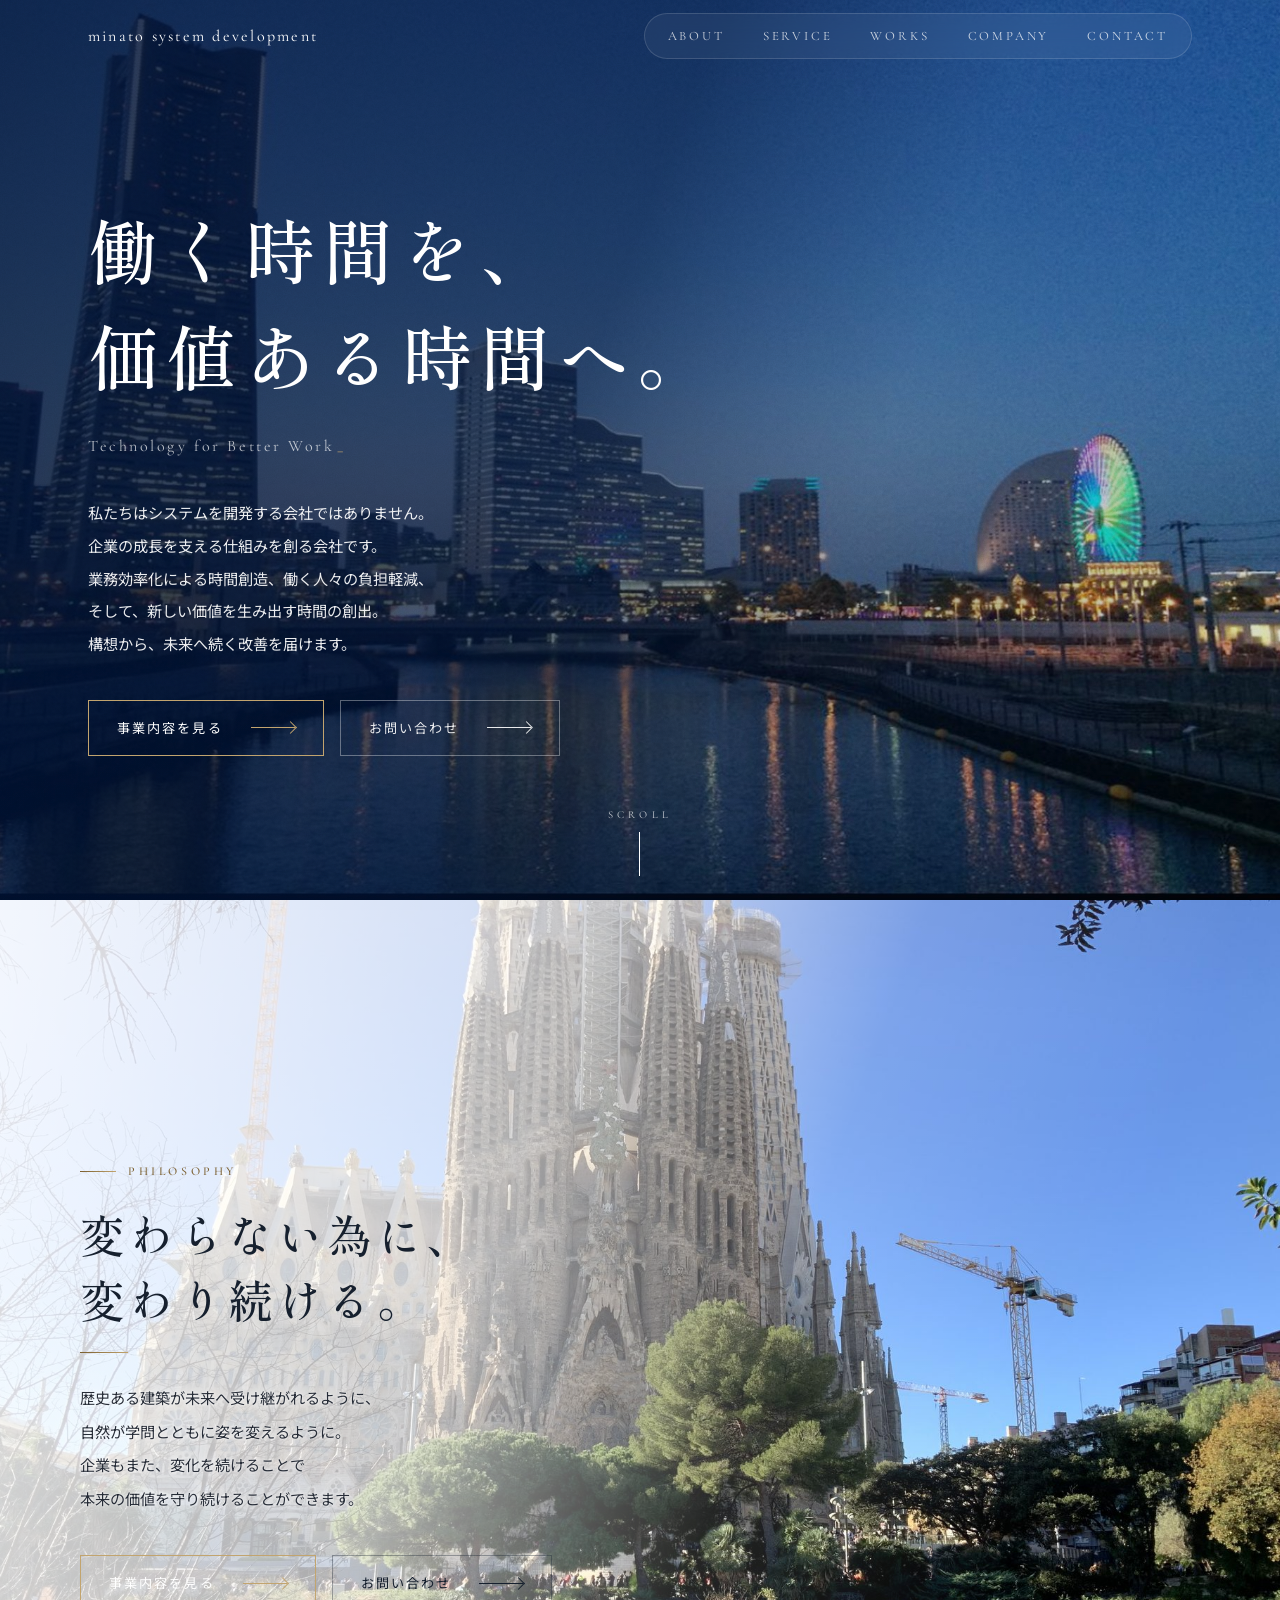
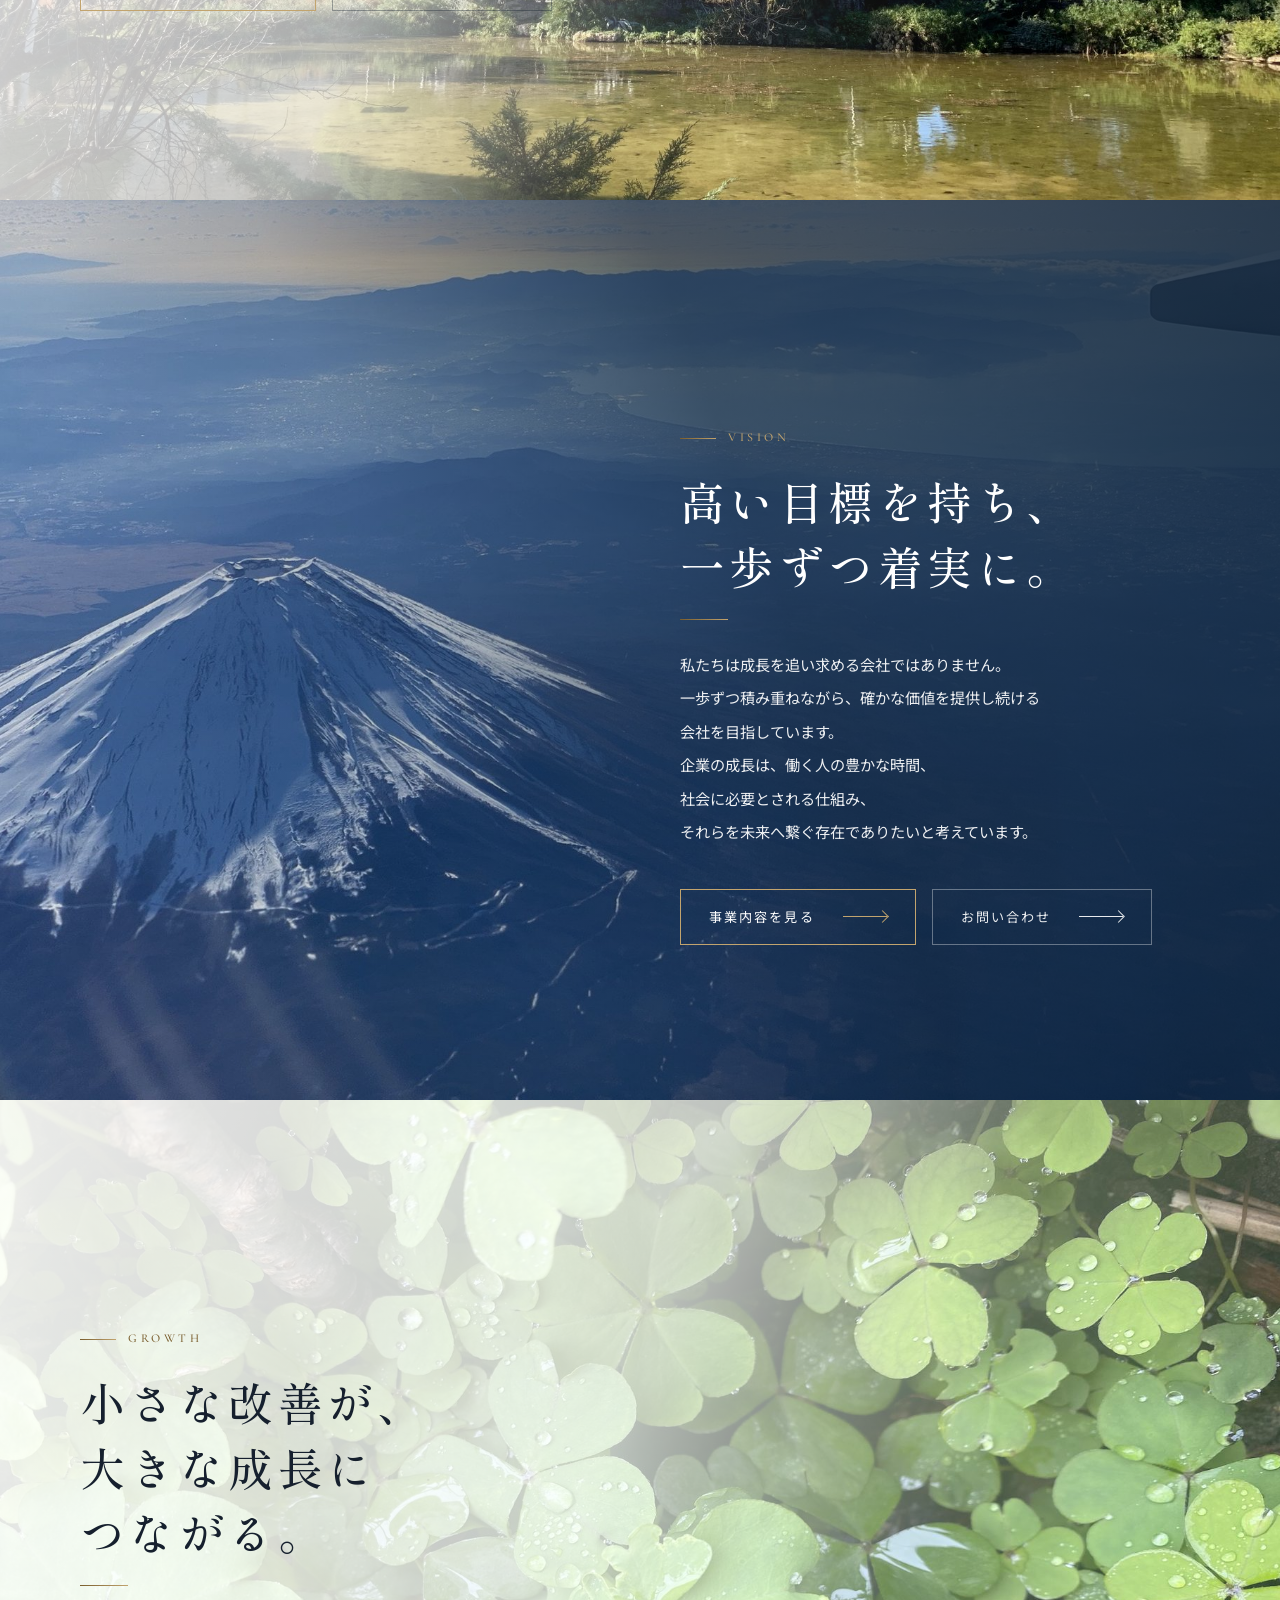
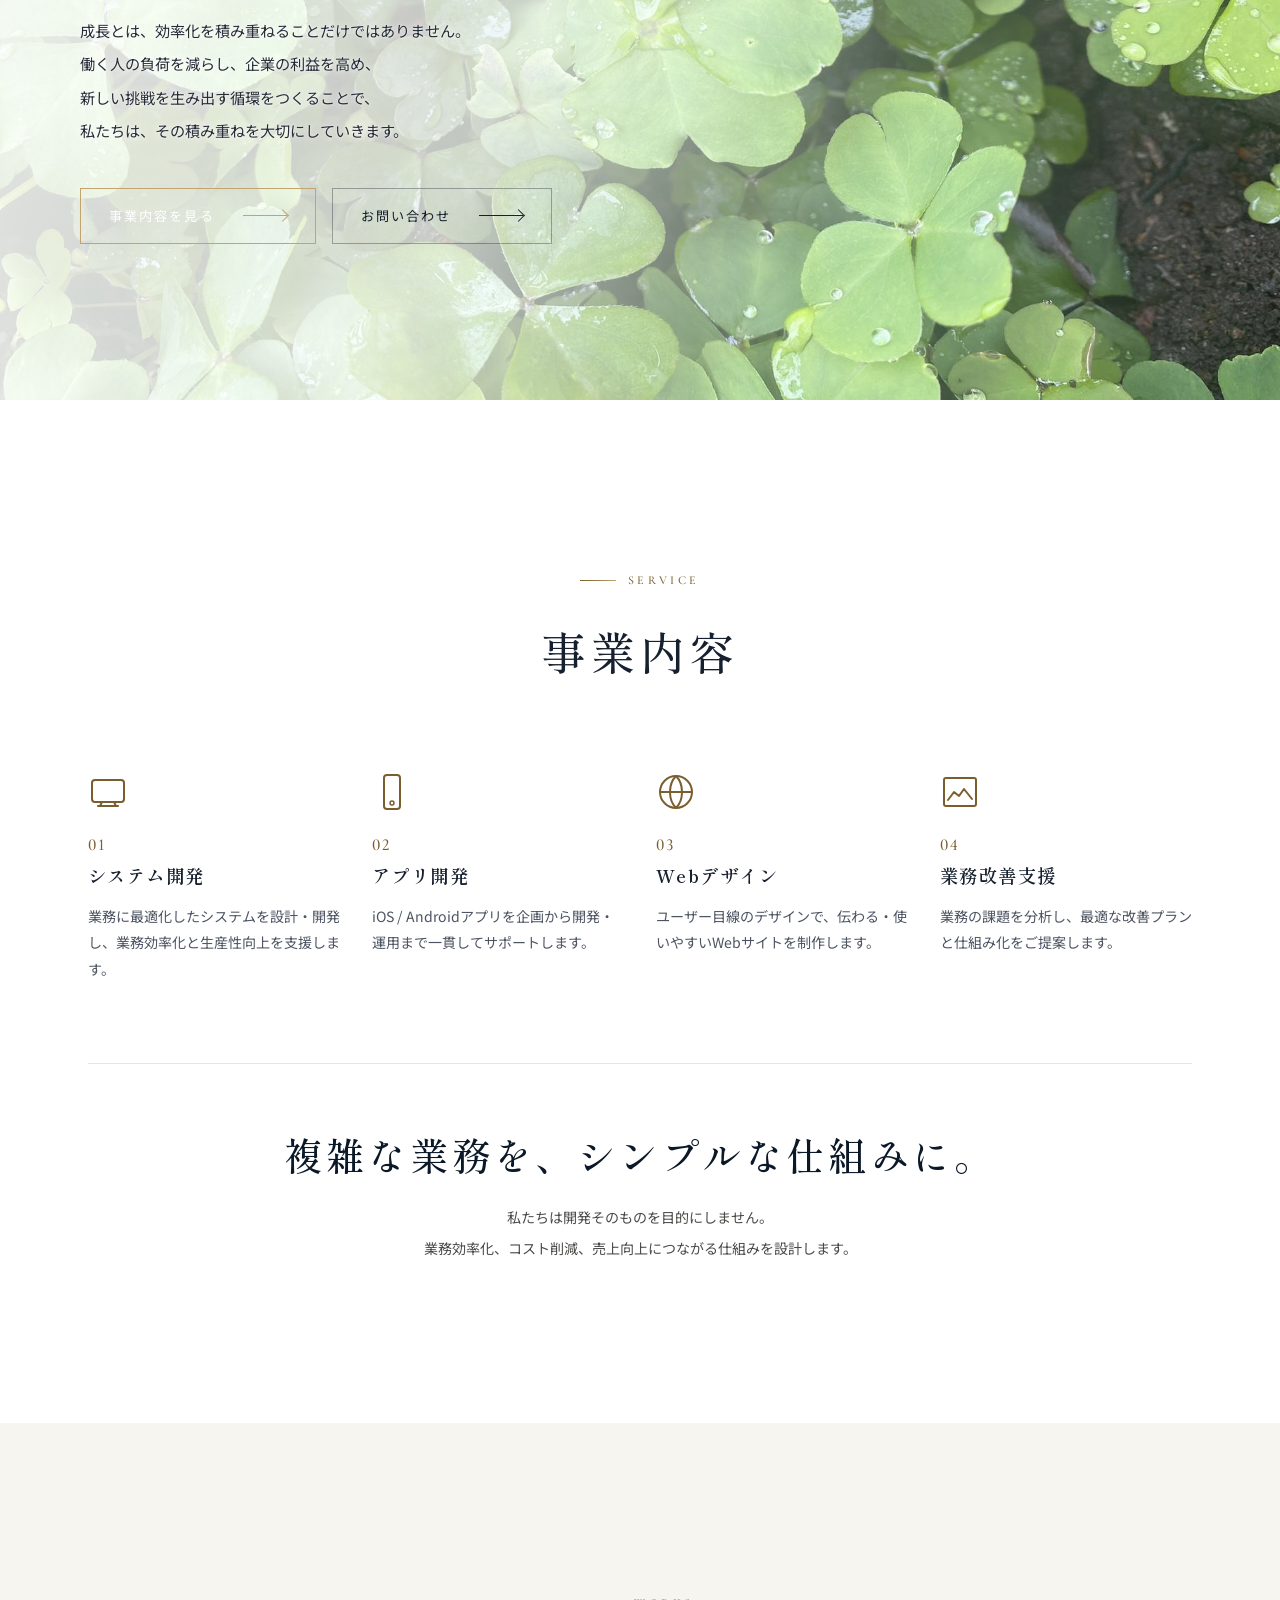
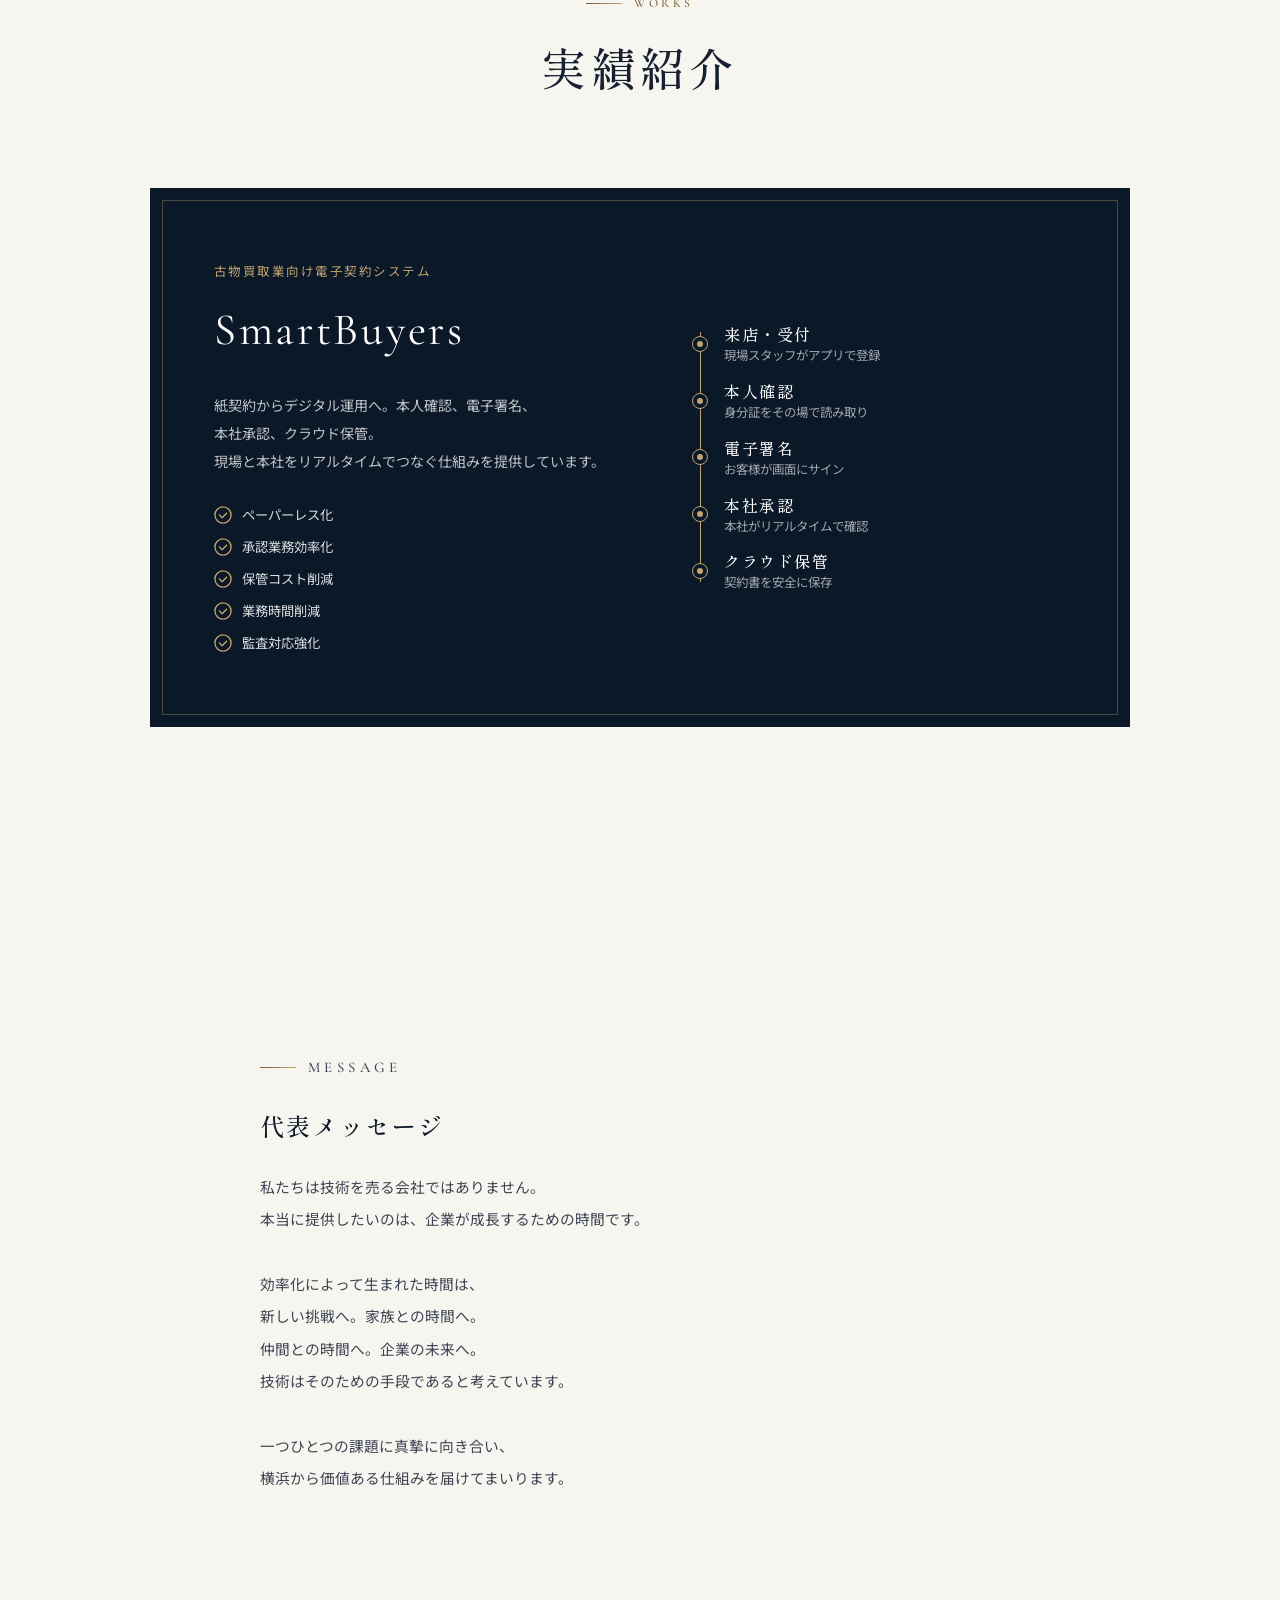
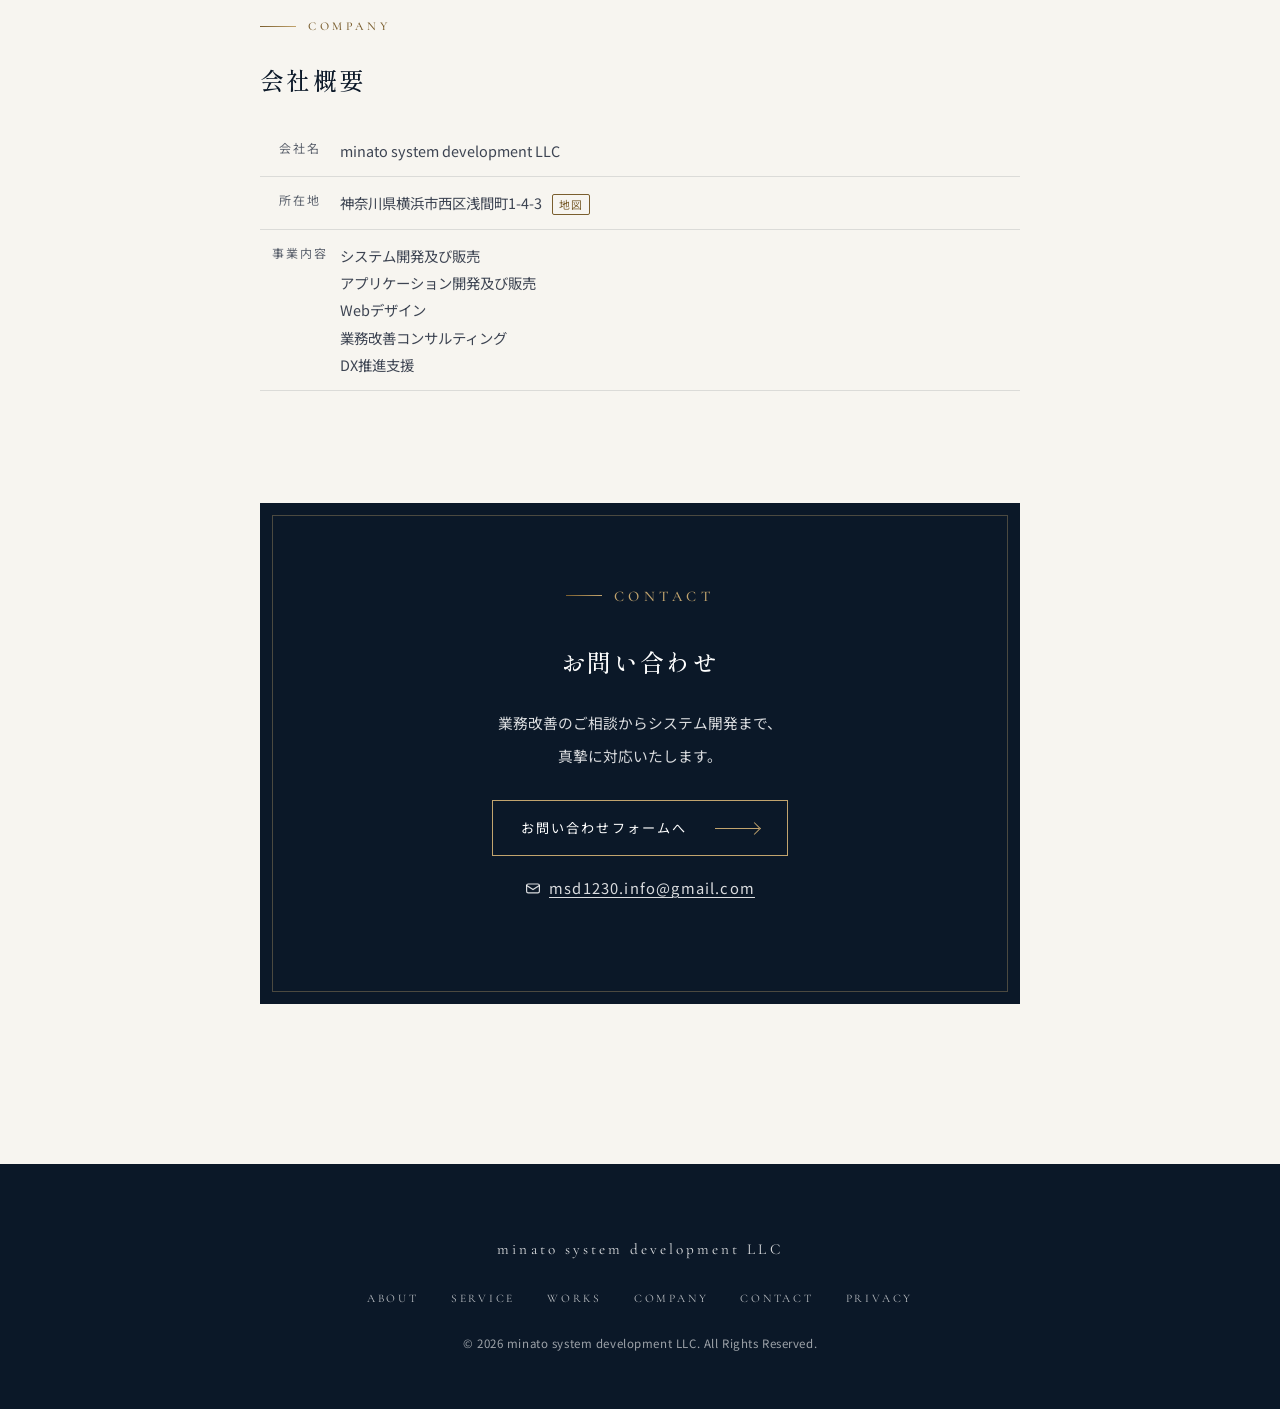
<file: index.html>
<!DOCTYPE html>
<html lang="ja">
<head>
  <meta charset="UTF-8">
  <meta name="viewport" content="width=device-width, initial-scale=1.0">
  <title>minato system development LLC</title>
  <meta name="description" content="働く時間を、価値ある時間へ。業務改善を通じて企業の成長と働く人々の豊かな時間を創出する。">
  <link rel="icon" href="favicon.svg?v=2" type="image/svg+xml">
  <link rel="apple-touch-icon" href="assets/images/apple-touch-icon.png?v=2">
  <meta property="og:type" content="website">
  <meta property="og:site_name" content="minato system development LLC">
  <meta property="og:title" content="minato system development LLC">
  <meta property="og:description" content="働く時間を、価値ある時間へ。業務改善を通じて企業の成長と働く人々の豊かな時間を創出する。">
  <meta property="og:url" content="https://mk12ttt.github.io/minato-system-development/">
  <meta property="og:image" content="https://mk12ttt.github.io/minato-system-development/assets/images/ogp.jpg?v=2">
  <meta property="og:locale" content="ja_JP">
  <meta name="twitter:card" content="summary_large_image">
  <link rel="stylesheet" href="assets/css/style.css?v=20261011g">
  <link rel="stylesheet" href="assets/css/theme.css?v=20261011g">
  <link rel="preconnect" href="https://fonts.googleapis.com">
  <link rel="preconnect" href="https://fonts.gstatic.com" crossorigin>
  <link href="https://fonts.googleapis.com/css2?family=Noto+Serif+JP:wght@400;500;600&family=Noto+Sans+JP:wght@300;400;500&family=Cormorant+Garamond:ital,wght@0,400;0,500;1,400&family=Shippori+Mincho:wght@500;600&display=swap" rel="stylesheet">
</head>
<body>

  <div class="scroll-progress" id="scrollProgress" aria-hidden="true"></div>

  <!-- HEADER -->
  <header class="header" id="header">
    <div class="header__inner">
      <a href="#top" class="header__logo">minato system development</a>
      <button class="header__hamburger menu-btn" id="hamburger" aria-label="メニューを開く" aria-expanded="false" aria-controls="nav">
        <span class="menu-btn__text">MENU</span>
        <span class="menu-btn__lines" aria-hidden="true"><i></i><i></i></span>
      </button>
      <nav class="header__nav" id="nav" aria-label="メニュー">
        <div class="menu-top">
          <span class="menu-top__brand">minato system development</span>
          <button class="nav-close-btn menu-close" id="navClose" aria-label="メニューを閉じる">
            <span>CLOSE</span><i aria-hidden="true"></i>
          </button>
        </div>
        <div class="menu-links">
          <a href="#about" class="menu-link" style="--i:0">
            <span class="menu-link__no">01</span>
            <span class="menu-link__label"><span class="menu-link__en">About</span><span class="menu-link__jp">私たちについて</span></span>
          </a>
          <a href="#service" class="menu-link" style="--i:1">
            <span class="menu-link__no">02</span>
            <span class="menu-link__label"><span class="menu-link__en">Service</span><span class="menu-link__jp">事業内容</span></span>
          </a>
          <a href="#works" class="menu-link" style="--i:2">
            <span class="menu-link__no">03</span>
            <span class="menu-link__label"><span class="menu-link__en">Works</span><span class="menu-link__jp">実績紹介</span></span>
          </a>
          <a href="#company" class="menu-link" style="--i:3">
            <span class="menu-link__no">04</span>
            <span class="menu-link__label"><span class="menu-link__en">Company</span><span class="menu-link__jp">会社概要</span></span>
          </a>
          <a href="#contact" class="menu-link" style="--i:4">
            <span class="menu-link__no">05</span>
            <span class="menu-link__label"><span class="menu-link__en">Contact</span><span class="menu-link__jp">お問い合わせ</span></span>
          </a>
        </div>
        <div class="menu-foot">
          <a href="contact.html" class="btn btn--primary">お問い合わせフォームへ<span class="btn__arrow" aria-hidden="true"></span></a>
          <p class="menu-foot__info">
            <a href="mailto:msd1230.info@gmail.com">msd1230.info@gmail.com</a><br>
            神奈川県横浜市西区浅間町1-4-3
          </p>
        </div>
      </nav>
      <div class="nav-overlay" id="navOverlay"></div>
    </div>
  </header>

  <!-- HERO -->
  <section id="top" class="sec-hero">
    <div class="sec-hero__overlay"></div>
    <div class="sec-hero__content">
      <h1 class="sec-hero__heading">働く時間を、<br>価値ある時間へ。</h1>
      <p class="sec-hero__sub">Technology for Better Work</p>
      <p class="sec-hero__body">私たちはシステムを開発する会社ではありません。<br>企業の成長を支える仕組みを創る会社です。<br>業務効率化による時間創造、働く人々の負担軽減、<br>そして、新しい価値を生み出す時間の創出。<br>構想から、未来へ続く改善を届けます。</p>
      <div class="cta-row">
        <a href="#service" class="btn btn--primary">事業内容を見る<span class="btn__arrow" aria-hidden="true"></span></a>
        <a href="#contact" class="btn btn--outline">お問い合わせ<span class="btn__arrow" aria-hidden="true"></span></a>
      </div>
    </div>
    <a href="#about" class="scroll-cue" aria-label="下へスクロール">SCROLL<span></span></a>
  </section>

  <!-- PHILOSOPHY -->
  <section id="about" class="sec-philosophy" data-nav="about">
    <div class="sec-philosophy__overlay"></div>
    <div class="sec-philosophy__text">
      <p class="sec-label">PHILOSOPHY</p>
      <h2 class="sec-heading">変わらない為に、<br>変わり続ける。</h2>
      <span class="sec-accent"></span>
      <p class="sec-body">歴史ある建築が未来へ受け継がれるように、<br>自然が学問とともに姿を変えるように。<br>企業もまた、変化を続けることで<br>本来の価値を守り続けることができます。</p>
      <div class="cta-row">
        <a href="#service" class="btn btn--primary">事業内容を見る<span class="btn__arrow" aria-hidden="true"></span></a>
        <a href="#contact" class="btn btn--ghost">お問い合わせ<span class="btn__arrow" aria-hidden="true"></span></a>
      </div>
    </div>
    <div class="sec-philosophy__photo"></div>
  </section>

  <!-- VISION -->
  <section class="sec-vision" data-nav="about">
    <div class="sec-vision__overlay"></div>
    <div class="sec-vision__content">
      <p class="sec-label sec-label--light">VISION</p>
      <h2 class="sec-heading sec-heading--white">高い目標を持ち、<br>一歩ずつ着実に。</h2>
      <span class="sec-accent"></span>
      <p class="sec-body sec-body--white">私たちは成長を追い求める会社ではありません。<br>一歩ずつ積み重ねながら、<br class="sp-br">確かな価値を提供し続ける<br>会社を目指しています。<br>企業の成長は、働く人の豊かな時間、<br>社会に必要とされる仕組み、<br>それらを未来へ繋ぐ存在で<br class="sp-br">ありたいと考えています。</p>
      <div class="cta-row">
        <a href="#service" class="btn btn--primary">事業内容を見る<span class="btn__arrow" aria-hidden="true"></span></a>
        <a href="#contact" class="btn btn--outline">お問い合わせ<span class="btn__arrow" aria-hidden="true"></span></a>
      </div>
    </div>
  </section>

  <!-- GROWTH -->
  <section class="sec-growth" data-nav="about">
    <div class="sec-growth__overlay"></div>
    <div class="sec-growth__text">
      <p class="sec-label">GROWTH</p>
      <h2 class="sec-heading">小さな改善が、<br>大きな成長に<br>つながる。</h2>
      <span class="sec-accent"></span>
      <p class="sec-body">成長とは、<br class="sp-br">効率化を積み重ねることだけではありません。<br>働く人の負荷を減らし、企業の利益を高め、<br>新しい挑戦を生み出す循環をつくることで、<br>私たちは、その積み重ねを大切にしていきます。</p>
      <div class="cta-row">
        <a href="#service" class="btn btn--primary">事業内容を見る<span class="btn__arrow" aria-hidden="true"></span></a>
        <a href="#contact" class="btn btn--ghost">お問い合わせ<span class="btn__arrow" aria-hidden="true"></span></a>
      </div>
    </div>
    <div class="sec-growth__photo"></div>
  </section>

  <!-- SERVICE -->
  <section id="service" class="sec-service" data-nav="service">
    <div class="container">
      <div class="sec-service__header">
        <p class="sec-label">SERVICE</p>
        <h2 class="sec-heading">事業内容</h2>
      </div>
      <div class="sec-service__grid">
        <div class="service-card">
          <div class="service-card__icon">
            <svg viewBox="0 0 40 40" fill="none"><rect x="4" y="8" width="32" height="22" rx="3" stroke="currentColor" stroke-width="2"/><path d="M14 30l-2 4M26 30l2 4M10 34h20" stroke="currentColor" stroke-width="2" stroke-linecap="round"/></svg>
          </div>
          <div class="service-card__text">
          <h3>システム開発</h3>
          <p>業務に最適化したシステムを設計・開発し、業務効率化と生産性向上を支援します。</p>
          </div>
        </div>
        <div class="service-card">
          <div class="service-card__icon">
            <svg viewBox="0 0 40 40" fill="none"><rect x="12" y="3" width="16" height="34" rx="3" stroke="currentColor" stroke-width="2"/><circle cx="20" cy="31" r="2" stroke="currentColor" stroke-width="1.5"/></svg>
          </div>
          <div class="service-card__text">
          <h3>アプリ開発</h3>
          <p>iOS / Androidアプリを企画から開発・運用まで一貫してサポートします。</p>
          </div>
        </div>
        <div class="service-card">
          <div class="service-card__icon">
            <svg viewBox="0 0 40 40" fill="none"><circle cx="20" cy="20" r="16" stroke="currentColor" stroke-width="2"/><path d="M4 20h32M20 4c-4 4-6 9-6 16s2 12 6 16M20 4c4 4 6 9 6 16s-2 12-6 16" stroke="currentColor" stroke-width="2"/></svg>
          </div>
          <div class="service-card__text">
          <h3>Webデザイン</h3>
          <p>ユーザー目線のデザインで、伝わる・使いやすいWebサイトを制作します。</p>
          </div>
        </div>
        <div class="service-card">
          <div class="service-card__icon">
            <svg viewBox="0 0 40 40" fill="none"><path d="M8 28l6-8 5 4 5-7 8 10" stroke="currentColor" stroke-width="2" stroke-linecap="round" stroke-linejoin="round"/><rect x="4" y="6" width="32" height="28" rx="2" stroke="currentColor" stroke-width="2"/></svg>
          </div>
          <div class="service-card__text">
          <h3>業務改善支援</h3>
          <p>業務の課題を分析し、最適な改善プランと仕組み化をご提案します。</p>
          </div>
        </div>
      </div>
      <div class="sec-service__tagline">
        <h3>複雑な業務を、<br class="sp-br">シンプルな仕組みに。</h3>
        <p>私たちは開発そのものを目的にしません。<br>業務効率化、コスト削減、<br class="sp-br">売上向上につながる仕組みを設計します。</p>
      </div>
    </div>
  </section>

  <!-- WORKS -->
  <section class="works" id="works" data-nav="works">
    <div class="container">
      <div class="section-header">
        <p class="sec-label">WORKS</p>
        <h2 class="sec-heading">実績紹介</h2>
      </div>
      <div class="works__card">
        <div class="works__info">
          <p class="works__category">古物買取業向け電子契約システム</p>
          <h3 class="works__title">SmartBuyers</h3>
          <p class="works__desc">紙契約からデジタル運用へ。<br class="sp-br">本人確認、電子署名、<br>本社承認、クラウド保管。<br>現場と本社をリアルタイムでつなぐ<br class="sp-br">仕組みを提供しています。</p>
          <ul class="works__features">
            <li><svg viewBox="0 0 20 20" fill="none"><circle cx="10" cy="10" r="9" stroke="currentColor" stroke-width="1.5"/><path d="M6 10l3 3 5-5" stroke="currentColor" stroke-width="1.5" stroke-linecap="round" stroke-linejoin="round"/></svg>ペーパーレス化</li>
            <li><svg viewBox="0 0 20 20" fill="none"><circle cx="10" cy="10" r="9" stroke="currentColor" stroke-width="1.5"/><path d="M6 10l3 3 5-5" stroke="currentColor" stroke-width="1.5" stroke-linecap="round" stroke-linejoin="round"/></svg>承認業務効率化</li>
            <li><svg viewBox="0 0 20 20" fill="none"><circle cx="10" cy="10" r="9" stroke="currentColor" stroke-width="1.5"/><path d="M6 10l3 3 5-5" stroke="currentColor" stroke-width="1.5" stroke-linecap="round" stroke-linejoin="round"/></svg>保管コスト削減</li>
            <li><svg viewBox="0 0 20 20" fill="none"><circle cx="10" cy="10" r="9" stroke="currentColor" stroke-width="1.5"/><path d="M6 10l3 3 5-5" stroke="currentColor" stroke-width="1.5" stroke-linecap="round" stroke-linejoin="round"/></svg>業務時間削減</li>
            <li><svg viewBox="0 0 20 20" fill="none"><circle cx="10" cy="10" r="9" stroke="currentColor" stroke-width="1.5"/><path d="M6 10l3 3 5-5" stroke="currentColor" stroke-width="1.5" stroke-linecap="round" stroke-linejoin="round"/></svg>監査対応強化</li>
          </ul>
        </div>
        <ol class="works__flow" aria-label="SmartBuyers の契約の流れ">
          <li><span class="works__dot"></span><b>来店・受付</b><small>現場スタッフがアプリで登録</small></li>
          <li><span class="works__dot"></span><b>本人確認</b><small>身分証をその場で読み取り</small></li>
          <li><span class="works__dot"></span><b>電子署名</b><small>お客様が画面にサイン</small></li>
          <li><span class="works__dot"></span><b>本社承認</b><small>本社がリアルタイムで確認</small></li>
          <li><span class="works__dot"></span><b>クラウド保管</b><small>契約書を安全に保存</small></li>
        </ol>
        </div>
      </div>
    </div>
  </section>

  <!-- BOTTOM: MESSAGE + COMPANY + CONTACT -->
  <section class="bottom-section">
    <div class="container">
      <div class="bottom-section__grid">
        <div class="message" data-nav="none">
          <p class="sec-label">MESSAGE</p>
          <h2>代表メッセージ</h2>
          <p>私たちは技術を売る会社ではありません。<br>本当に提供したいのは、<br class="sp-br">企業が成長するための時間です。<br><br>効率化によって生まれた時間は、<br>新しい挑戦へ。家族との時間へ。<br>仲間との時間へ。企業の未来へ。<br>技術はそのための手段であると考えています。<br><br>一つひとつの課題に真摯に向き合い、<br>横浜から価値ある仕組みを届けてまいります。</p>
        </div>
        <div class="company" id="company" data-nav="company">
          <p class="sec-label">COMPANY</p>
          <h2>会社概要</h2>
          <table class="company__table">
            <tr><th>会社名</th><td>minato system development LLC</td></tr>
            <tr><th>所在地</th><td><a href="https://www.google.com/maps/search/?api=1&query=%E7%A5%9E%E5%A5%88%E5%B7%9D%E7%9C%8C%E6%A8%AA%E6%B5%9C%E5%B8%82%E8%A5%BF%E5%8C%BA%E6%B5%85%E9%96%93%E7%94%BA1-4-3" class="map-link" target="_blank" rel="noopener">神奈川県横浜市西区浅間町1-4-3<span class="map-link__label">地図</span></a></td></tr>
            <tr><th>事業内容</th><td>システム開発及び販売<br>アプリケーション開発及び販売<br>Webデザイン<br>業務改善コンサルティング<br>DX推進支援</td></tr>
          </table>
        </div>
        <div class="contact" id="contact" data-nav="contact">
          <p class="sec-label">CONTACT</p>
          <h2>お問い合わせ</h2>
          <p>業務改善のご相談からシステム開発まで、<br>真摯に対応いたします。</p>
          <a href="contact.html" class="btn btn--primary">お問い合わせフォームへ<span class="btn__arrow" aria-hidden="true"></span></a>
          <p class="contact__email">
            <svg viewBox="0 0 20 20" fill="none"><rect x="2" y="5" width="16" height="11" rx="2" stroke="currentColor" stroke-width="1.5"/><path d="M2 7l8 5 8-5" stroke="currentColor" stroke-width="1.5" stroke-linecap="round"/></svg>
            <a href="mailto:msd1230.info@gmail.com">msd1230.info@gmail.com</a>
          </p>
        </div>
      </div>
    </div>
  </section>

  <!-- FOOTER -->
  <footer class="footer">
    <div class="footer__inner">
      <p class="footer__logo">minato system development LLC</p>
      <nav class="footer__nav">
        <a href="#about">ABOUT</a>
        <a href="#service">SERVICE</a>
        <a href="#works">WORKS</a>
        <a href="#company">COMPANY</a>
        <a href="#contact">CONTACT</a>
        <a href="privacy.html">PRIVACY</a>
      </nav>
      <p class="footer__copy">&copy; 2026 minato system development LLC. All Rights Reserved.</p>
    </div>
  </footer>

  <a href="contact.html" class="float-cta" id="floatCta">お問い合わせ<span class="btn__arrow" aria-hidden="true"></span></a>

  <script src="assets/js/main.js?v=20261011g"></script>
  <script src="assets/js/enhance.js?v=20261011g"></script>
</body>
</html>
</file>
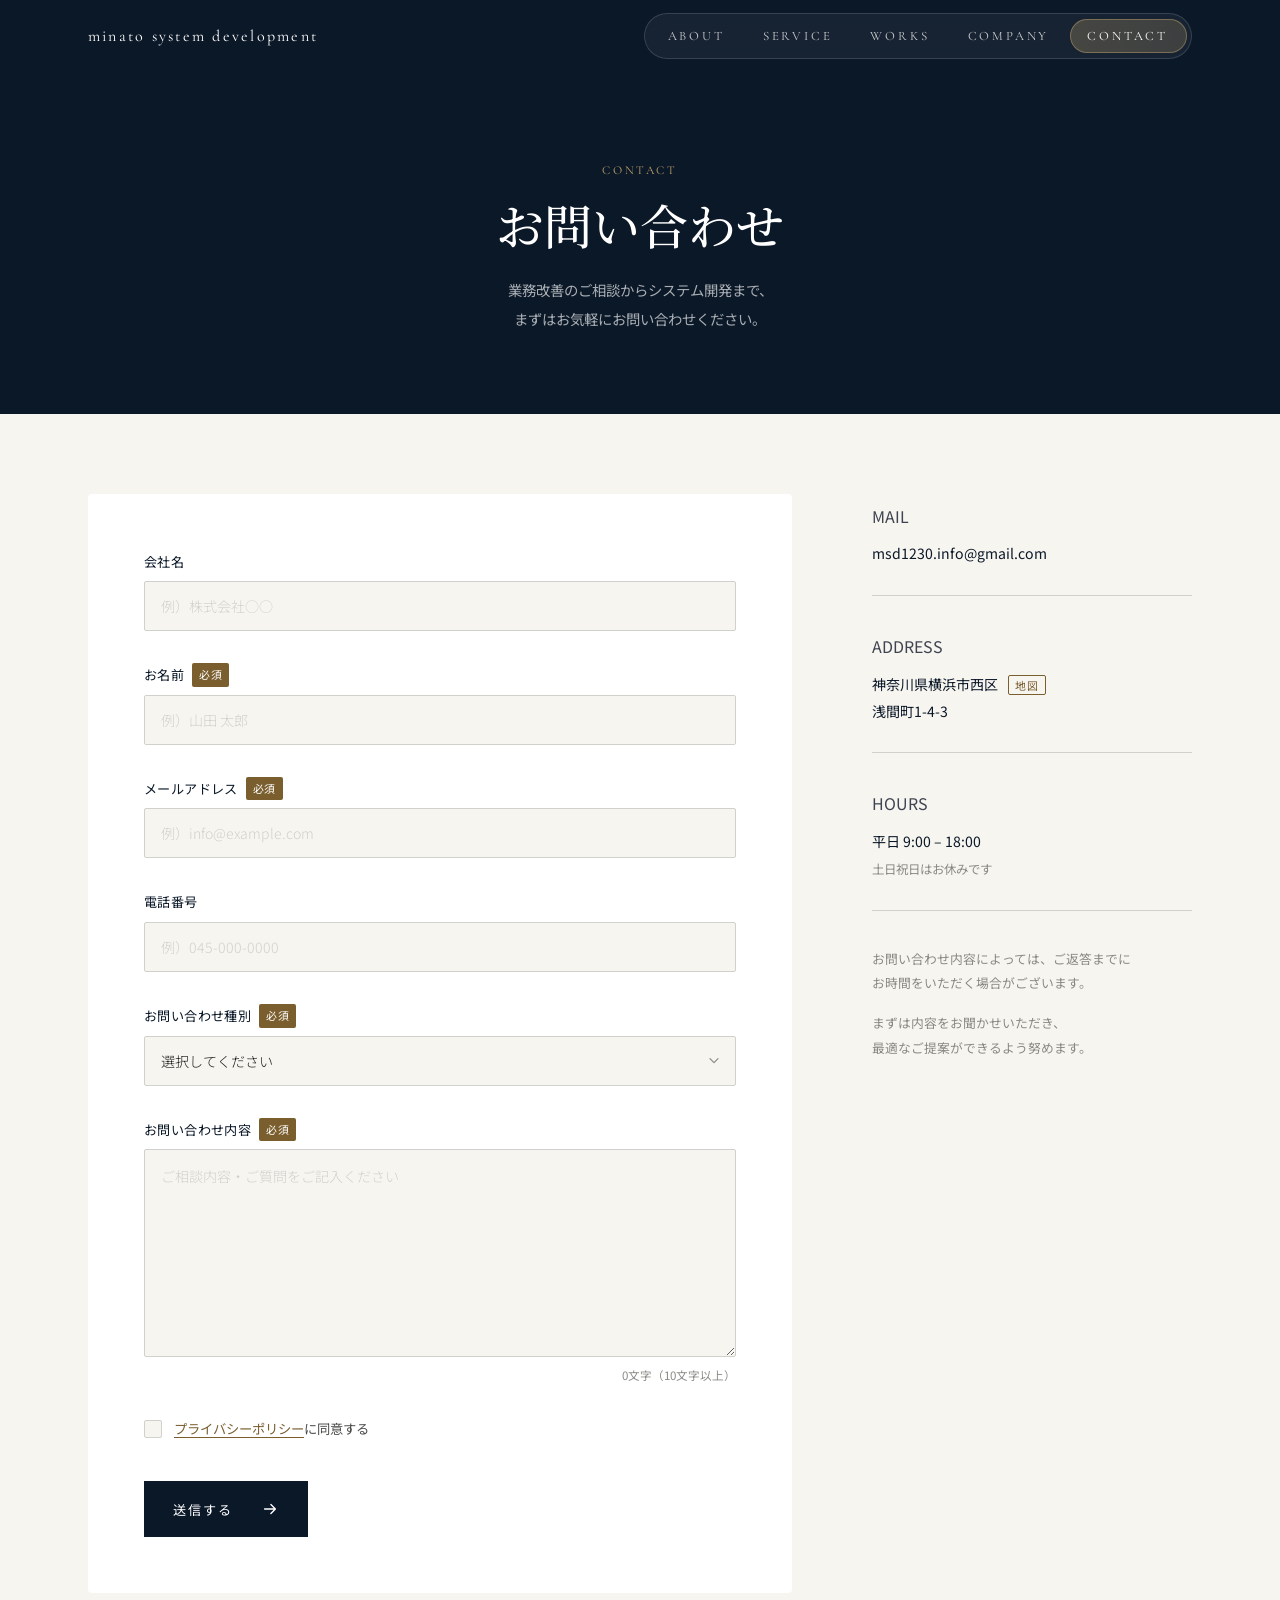
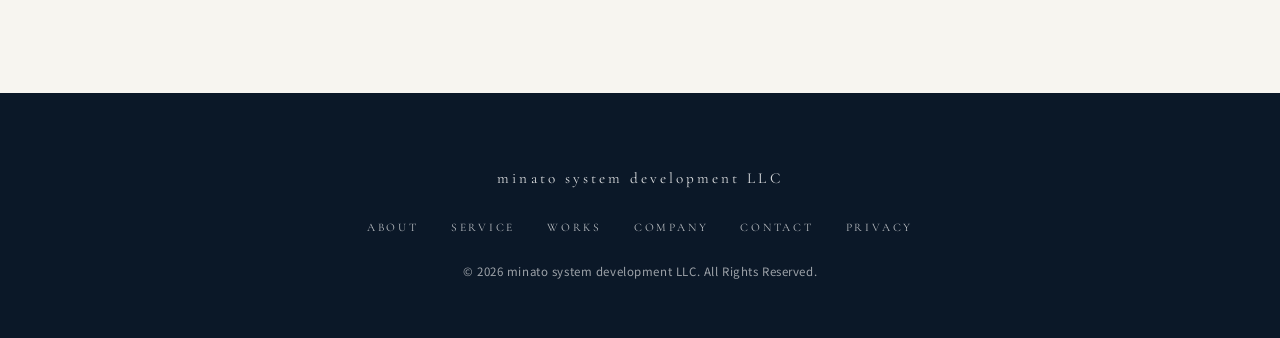
<file: contact.html>
<!DOCTYPE html>
<html lang="ja">
<head>
  <meta charset="UTF-8">
  <meta name="viewport" content="width=device-width, initial-scale=1.0">
  <title>お問い合わせ | minato system development LLC</title>
  <meta name="description" content="業務改善のご相談からシステム開発まで、お気軽にお問い合わせください。">
  <link rel="icon" href="favicon.svg?v=2" type="image/svg+xml">
  <link rel="apple-touch-icon" href="assets/images/apple-touch-icon.png?v=2">
  <meta property="og:type" content="website">
  <meta property="og:site_name" content="minato system development LLC">
  <meta property="og:title" content="お問い合わせ | minato system development LLC">
  <meta property="og:description" content="業務改善のご相談からシステム開発まで、お気軽にお問い合わせください。">
  <meta property="og:url" content="https://mk12ttt.github.io/minato-system-development/contact.html">
  <meta property="og:image" content="https://mk12ttt.github.io/minato-system-development/assets/images/ogp.jpg?v=2">
  <meta property="og:locale" content="ja_JP">
  <meta name="twitter:card" content="summary_large_image">
  <link rel="stylesheet" href="assets/css/style.css?v=20261011g">
  <link rel="stylesheet" href="assets/css/contact.css?v=20261011g">
  <link rel="stylesheet" href="assets/css/theme.css?v=20261011g">
  <link rel="preconnect" href="https://fonts.googleapis.com">
  <link rel="preconnect" href="https://fonts.gstatic.com" crossorigin>
  <link href="https://fonts.googleapis.com/css2?family=Noto+Serif+JP:wght@400;500;600&family=Noto+Sans+JP:wght@300;400;500&family=Cormorant+Garamond:ital,wght@0,400;0,500;1,400&family=Shippori+Mincho:wght@500;600&display=swap" rel="stylesheet">
</head>
<body class="contact-page">
  <div class="scroll-progress" id="scrollProgress" aria-hidden="true"></div>

  <!-- ========== HEADER ========== -->
  <header class="header scrolled" id="header">
    <div class="header__inner">
      <a href="index.html" class="header__logo">minato system development</a>
      <button class="header__hamburger menu-btn" id="hamburger" aria-label="メニューを開く" aria-expanded="false" aria-controls="nav">
        <span class="menu-btn__text">MENU</span>
        <span class="menu-btn__lines" aria-hidden="true"><i></i><i></i></span>
      </button>
      <nav class="header__nav" id="nav" aria-label="メニュー">
        <div class="menu-top">
          <span class="menu-top__brand">minato system development</span>
          <button class="nav-close-btn menu-close" id="navClose" aria-label="メニューを閉じる">
            <span>CLOSE</span><i aria-hidden="true"></i>
          </button>
        </div>
        <div class="menu-links">
          <a href="index.html#about" class="menu-link" style="--i:0">
            <span class="menu-link__no">01</span>
            <span class="menu-link__label"><span class="menu-link__en">About</span><span class="menu-link__jp">私たちについて</span></span>
          </a>
          <a href="index.html#service" class="menu-link" style="--i:1">
            <span class="menu-link__no">02</span>
            <span class="menu-link__label"><span class="menu-link__en">Service</span><span class="menu-link__jp">事業内容</span></span>
          </a>
          <a href="index.html#works" class="menu-link" style="--i:2">
            <span class="menu-link__no">03</span>
            <span class="menu-link__label"><span class="menu-link__en">Works</span><span class="menu-link__jp">実績紹介</span></span>
          </a>
          <a href="index.html#company" class="menu-link" style="--i:3">
            <span class="menu-link__no">04</span>
            <span class="menu-link__label"><span class="menu-link__en">Company</span><span class="menu-link__jp">会社概要</span></span>
          </a>
          <a href="contact.html" class="menu-link is-current" style="--i:4">
            <span class="menu-link__no">05</span>
            <span class="menu-link__label"><span class="menu-link__en">Contact</span><span class="menu-link__jp">お問い合わせ</span></span>
          </a>
        </div>
        <div class="menu-foot">
          <a href="contact.html" class="btn btn--primary">お問い合わせフォームへ<span class="btn__arrow" aria-hidden="true"></span></a>
          <p class="menu-foot__info">
            <a href="mailto:msd1230.info@gmail.com">msd1230.info@gmail.com</a><br>
            神奈川県横浜市西区浅間町1-4-3
          </p>
        </div>
      </nav>
      <div class="nav-overlay" id="navOverlay"></div>
    </div>
  </header>

  <!-- ========== PAGE HERO ========== -->
  <section class="page-hero">
    <div class="page-hero__content">
      <p class="label">CONTACT</p>
      <h1 class="page-hero__title">お問い合わせ</h1>
      <p class="page-hero__sub">業務改善のご相談からシステム開発まで、<br>まずはお気軽にお問い合わせください。</p>
    </div>
  </section>

  <!-- ========== CONTACT BODY ========== -->
  <section class="contact-body">
    <div class="container">
      <div class="contact-body__grid">

        <!-- FORM -->
        <div class="contact-form-wrap">
          <form class="contact-form" id="contactForm" novalidate>

            <div class="form-group">
              <label class="form-label" for="company">会社名</label>
              <input type="text" id="company" name="company" class="form-input" autocomplete="organization" placeholder="例）株式会社○○">
            </div>

            <div class="form-group">
              <label class="form-label" for="name">お名前 <span class="required">必須</span></label>
              <input type="text" id="name" name="name" class="form-input" autocomplete="name" placeholder="例）山田 太郎" required>
              <p class="form-error" id="nameError">お名前を入力してください</p>
            </div>

            <div class="form-group">
              <label class="form-label" for="email">メールアドレス <span class="required">必須</span></label>
              <input type="email" id="email" name="email" class="form-input" autocomplete="email" inputmode="email" placeholder="例）info@example.com" required>
              <p class="form-error" id="emailError">正しいメールアドレスを入力してください</p>
            </div>

            <div class="form-group">
              <label class="form-label" for="phone">電話番号</label>
              <input type="tel" id="phone" name="phone" class="form-input" autocomplete="tel" inputmode="tel" placeholder="例）045-000-0000">
            </div>

            <div class="form-group">
              <label class="form-label" for="category">お問い合わせ種別 <span class="required">必須</span></label>
              <div class="form-select-wrap">
                <select id="category" name="category" class="form-select" required>
                  <option value="" disabled selected>選択してください</option>
                  <option value="system">システム開発・相談</option>
                  <option value="app">アプリケーション開発</option>
                  <option value="web">Webデザイン</option>
                  <option value="dx">業務改善・DX推進支援</option>
                  <option value="smartbuyers">SmartBuyersについて</option>
                  <option value="other">その他</option>
                </select>
                <svg class="form-select-icon" viewBox="0 0 20 20" fill="none"><path d="M5 7l5 5 5-5" stroke="currentColor" stroke-width="1.5" stroke-linecap="round" stroke-linejoin="round"/></svg>
              </div>
              <p class="form-error" id="categoryError">種別を選択してください</p>
            </div>

            <div class="form-group">
              <label class="form-label" for="message">お問い合わせ内容 <span class="required">必須</span></label>
              <textarea id="message" name="message" class="form-textarea" rows="7" placeholder="ご相談内容・ご質問をご記入ください" required></textarea>
              <div class="form-hint-row">
                <p class="form-error" id="messageError">10文字以上で入力してください</p>
                <p class="form-count" id="messageCount" aria-live="polite">0文字（10文字以上）</p>
              </div>
            </div>

            <div class="form-group form-group--privacy">
              <label class="form-checkbox">
                <input type="checkbox" id="privacy" name="privacy" required>
                <span class="form-checkbox__box"></span>
                <span class="form-checkbox__text">
                  <a href="privacy.html" class="form-link" target="_blank" rel="noopener">プライバシーポリシー</a>に同意する
                </span>
              </label>
              <p class="form-error" id="privacyError">プライバシーポリシーへの同意が必要です</p>
            </div>

            <!-- 迷惑メール対策（人には見えない項目） -->
            <input type="text" name="_honey" class="form-honey" tabindex="-1" autocomplete="off" aria-hidden="true">

            <div class="form-submit">
              <button type="submit" class="btn btn--primary btn--lg" id="submitBtn">
                送信する
                <svg viewBox="0 0 20 20" fill="none"><path d="M4 10h12M11 5l5 5-5 5" stroke="currentColor" stroke-width="1.5" stroke-linecap="round" stroke-linejoin="round"/></svg>
              </button>
              <p class="form-error form-error--send" id="sendError" role="alert">送信できませんでした。時間をおいてもう一度お試しいただくか、<a href="mailto:msd1230.info@gmail.com">msd1230.info@gmail.com</a> へ直接メールでお送りください。</p>
            </div>

          </form>

          <!-- SUCCESS MESSAGE -->
          <div class="contact-success" id="successMessage">
            <div class="contact-success__icon">
              <svg viewBox="0 0 60 60" fill="none">
                <circle cx="30" cy="30" r="28" stroke="currentColor" stroke-width="1.5"/>
                <path d="M18 30l9 9 15-15" stroke="currentColor" stroke-width="1.5" stroke-linecap="round" stroke-linejoin="round"/>
              </svg>
            </div>
            <h2>送信が完了しました</h2>
            <p>お問い合わせいただきありがとうございます。<br>内容を確認の上、2〜3営業日以内にご連絡いたします。</p>
            <a href="index.html" class="btn btn--primary">トップへ戻る</a>
          </div>
        </div>

        <!-- INFO -->
        <div class="contact-info">
          <div class="contact-info__block">
            <p class="label">MAIL</p>
            <p class="contact-info__value">
              <a href="mailto:msd1230.info@gmail.com">
                msd1230.info@gmail.com
              </a>
            </p>
          </div>

          <div class="contact-info__block">
            <p class="label">ADDRESS</p>
            <p class="contact-info__value">
              <a href="https://www.google.com/maps/search/?api=1&query=%E7%A5%9E%E5%A5%88%E5%B7%9D%E7%9C%8C%E6%A8%AA%E6%B5%9C%E5%B8%82%E8%A5%BF%E5%8C%BA%E6%B5%85%E9%96%93%E7%94%BA1-4-3" class="map-link" target="_blank" rel="noopener">神奈川県横浜市西区<br>浅間町1-4-3<span class="map-link__label">地図</span></a>
            </p>
          </div>

          <div class="contact-info__block">
            <p class="label">HOURS</p>
            <p class="contact-info__value">
              平日 9:00 – 18:00<br>
              <span class="contact-info__note">土日祝日はお休みです</span>
            </p>
          </div>

          <div class="contact-info__note-block">
            <p>お問い合わせ内容によっては、ご返答までに<br>お時間をいただく場合がございます。</p>
            <p>まずは内容をお聞かせいただき、<br>最適なご提案ができるよう努めます。</p>
          </div>
        </div>

      </div>
    </div>
  </section>

  <!-- ========== FOOTER ========== -->
  <footer class="footer">
    <div class="footer__inner">
      <p class="footer__logo">minato system development LLC</p>
      <nav class="footer__nav">
        <a href="index.html#about">ABOUT</a>
        <a href="index.html#service">SERVICE</a>
        <a href="index.html#works">WORKS</a>
        <a href="index.html#company">COMPANY</a>
        <a href="contact.html">CONTACT</a>
        <a href="privacy.html">PRIVACY</a>
      </nav>
      <p class="footer__copy">&copy; 2026 minato system development LLC. All Rights Reserved.</p>
    </div>
  </footer>

  <script src="assets/js/main.js?v=20261011g"></script>
  <script src="assets/js/enhance.js?v=20261011g"></script>
  <script src="assets/js/contact.js?v=20261011g"></script>
</body>
</html>
</file>
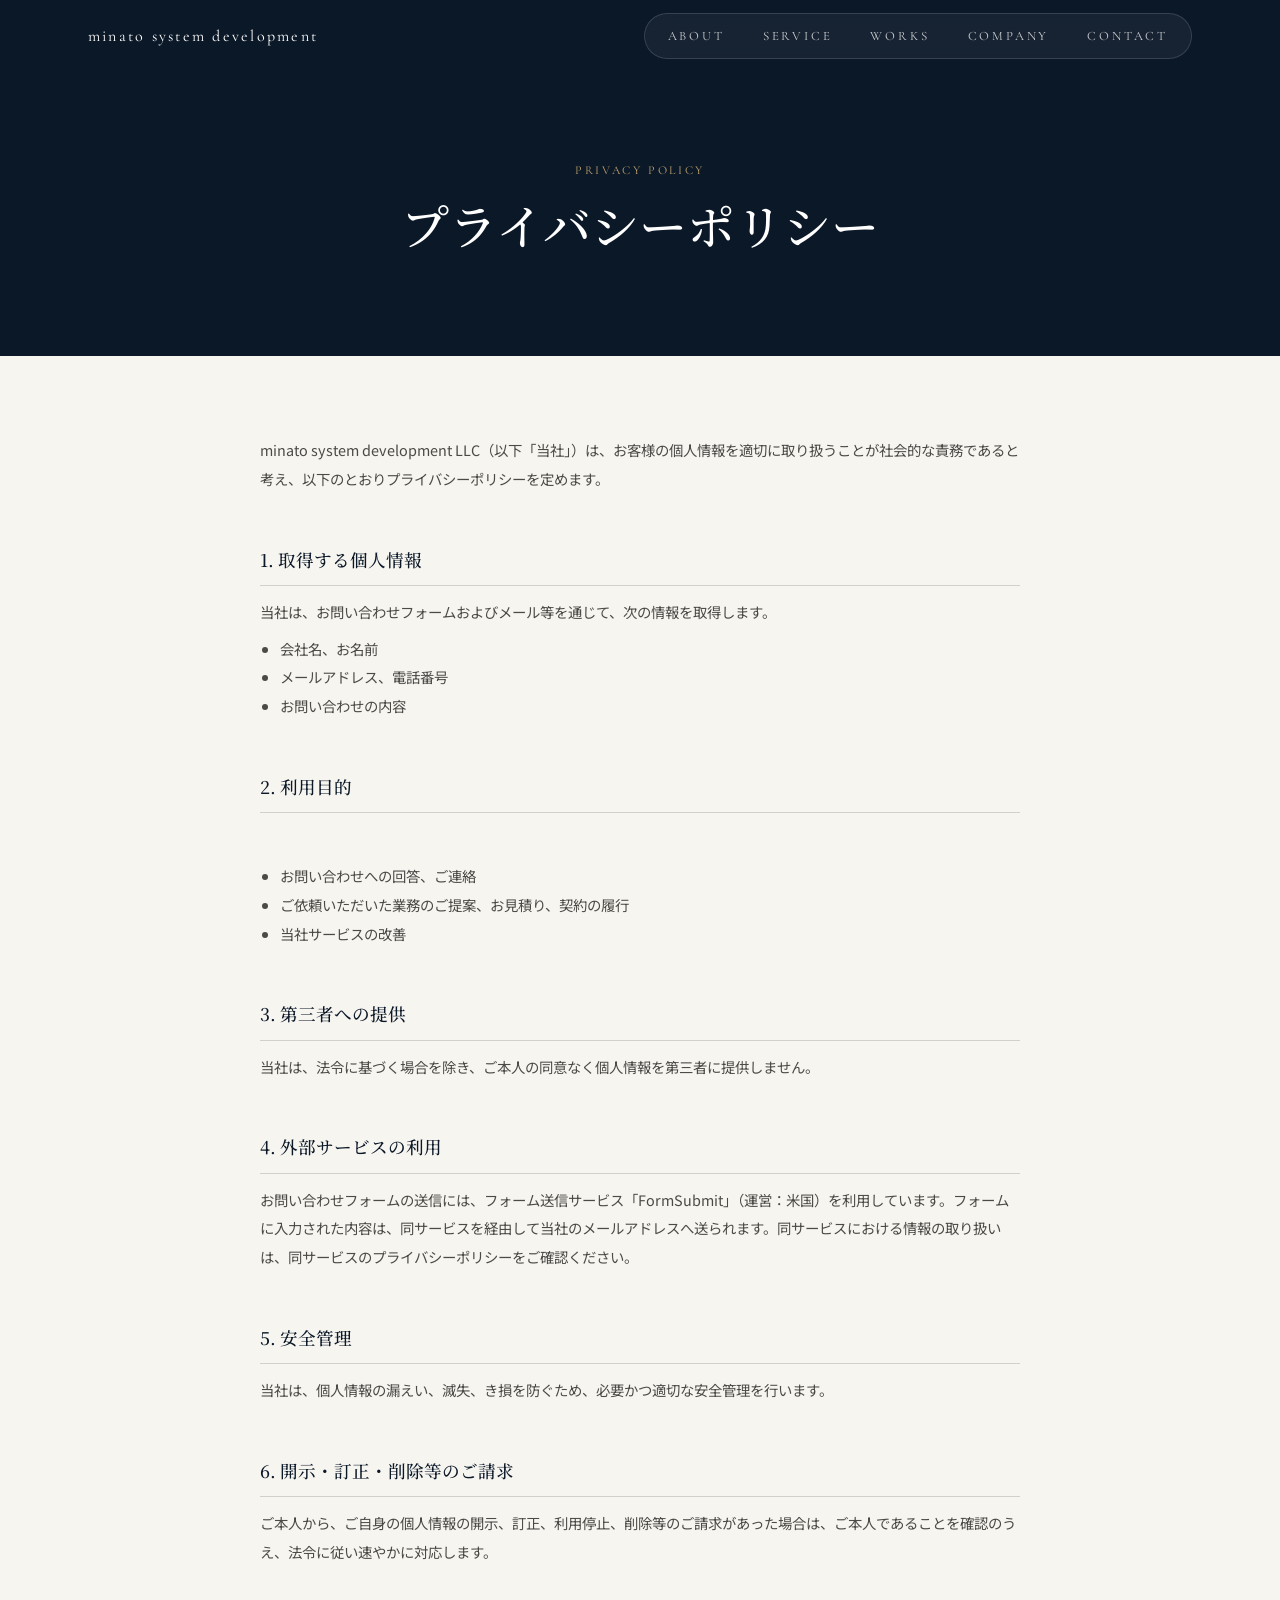
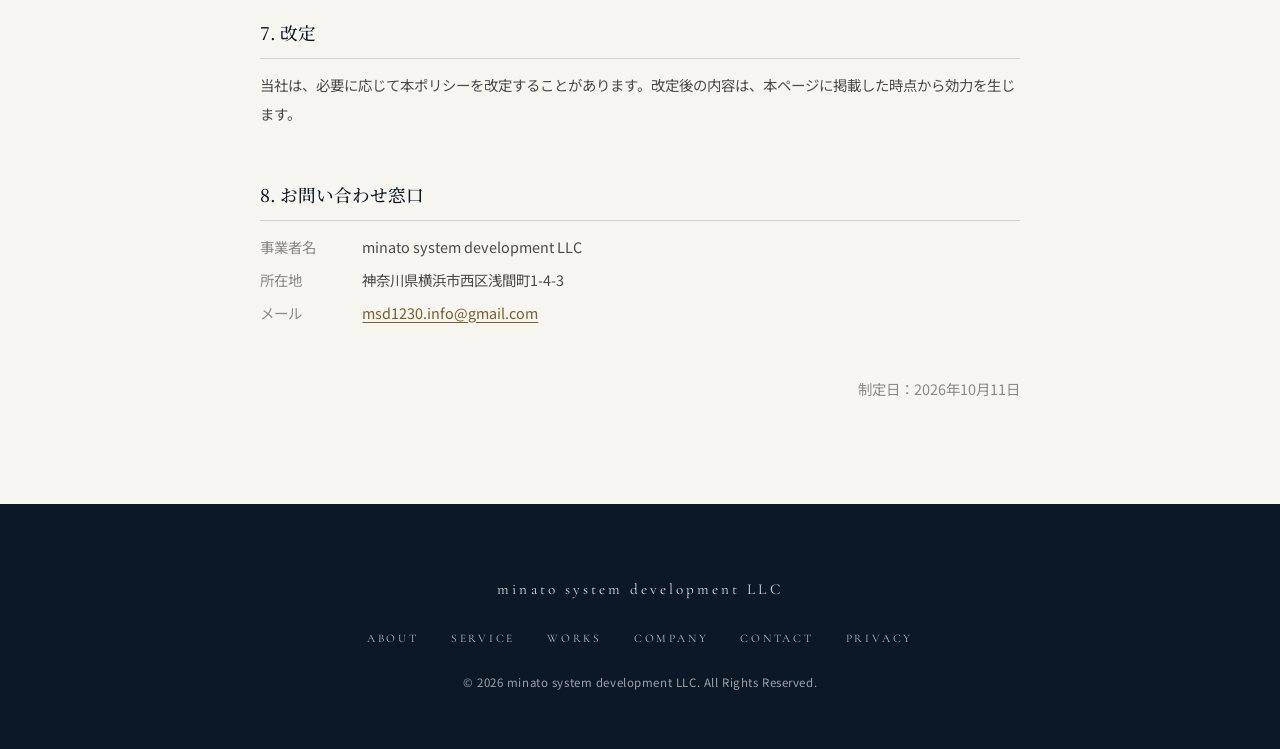
<file: privacy.html>
<!DOCTYPE html>
<html lang="ja">
<head>
  <meta charset="UTF-8">
  <meta name="viewport" content="width=device-width, initial-scale=1.0">
  <title>プライバシーポリシー | minato system development LLC</title>
  <meta name="description" content="minato system development LLC における個人情報の取り扱いについて。">
  <link rel="icon" href="favicon.svg?v=2" type="image/svg+xml">
  <link rel="apple-touch-icon" href="assets/images/apple-touch-icon.png?v=2">
  <meta property="og:type" content="website">
  <meta property="og:site_name" content="minato system development LLC">
  <meta property="og:title" content="プライバシーポリシー | minato system development LLC">
  <meta property="og:description" content="minato system development LLC における個人情報の取り扱いについて。">
  <meta property="og:url" content="https://mk12ttt.github.io/minato-system-development/privacy.html">
  <meta property="og:image" content="https://mk12ttt.github.io/minato-system-development/assets/images/ogp.jpg?v=2">
  <meta property="og:locale" content="ja_JP">
  <meta name="twitter:card" content="summary_large_image">
  <link rel="stylesheet" href="assets/css/style.css?v=20261011g">
  <link rel="stylesheet" href="assets/css/contact.css?v=20261011g">
  <link rel="stylesheet" href="assets/css/theme.css?v=20261011g">
  <link rel="preconnect" href="https://fonts.googleapis.com">
  <link rel="preconnect" href="https://fonts.gstatic.com" crossorigin>
  <link href="https://fonts.googleapis.com/css2?family=Noto+Serif+JP:wght@400;500;600&family=Noto+Sans+JP:wght@300;400;500&family=Cormorant+Garamond:ital,wght@0,400;0,500;1,400&family=Shippori+Mincho:wght@500;600&display=swap" rel="stylesheet">
</head>
<body class="contact-page">
  <div class="scroll-progress" id="scrollProgress" aria-hidden="true"></div>

  <!-- ========== HEADER ========== -->
  <header class="header scrolled" id="header">
    <div class="header__inner">
      <a href="index.html" class="header__logo">minato system development</a>
      <button class="header__hamburger menu-btn" id="hamburger" aria-label="メニューを開く" aria-expanded="false" aria-controls="nav">
        <span class="menu-btn__text">MENU</span>
        <span class="menu-btn__lines" aria-hidden="true"><i></i><i></i></span>
      </button>
      <nav class="header__nav" id="nav" aria-label="メニュー">
        <div class="menu-top">
          <span class="menu-top__brand">minato system development</span>
          <button class="nav-close-btn menu-close" id="navClose" aria-label="メニューを閉じる">
            <span>CLOSE</span><i aria-hidden="true"></i>
          </button>
        </div>
        <div class="menu-links">
          <a href="index.html#about" class="menu-link" style="--i:0">
            <span class="menu-link__no">01</span>
            <span class="menu-link__label"><span class="menu-link__en">About</span><span class="menu-link__jp">私たちについて</span></span>
          </a>
          <a href="index.html#service" class="menu-link" style="--i:1">
            <span class="menu-link__no">02</span>
            <span class="menu-link__label"><span class="menu-link__en">Service</span><span class="menu-link__jp">事業内容</span></span>
          </a>
          <a href="index.html#works" class="menu-link" style="--i:2">
            <span class="menu-link__no">03</span>
            <span class="menu-link__label"><span class="menu-link__en">Works</span><span class="menu-link__jp">実績紹介</span></span>
          </a>
          <a href="index.html#company" class="menu-link" style="--i:3">
            <span class="menu-link__no">04</span>
            <span class="menu-link__label"><span class="menu-link__en">Company</span><span class="menu-link__jp">会社概要</span></span>
          </a>
          <a href="contact.html" class="menu-link" style="--i:4">
            <span class="menu-link__no">05</span>
            <span class="menu-link__label"><span class="menu-link__en">Contact</span><span class="menu-link__jp">お問い合わせ</span></span>
          </a>
        </div>
        <div class="menu-foot">
          <a href="contact.html" class="btn btn--primary">お問い合わせフォームへ<span class="btn__arrow" aria-hidden="true"></span></a>
          <p class="menu-foot__info">
            <a href="mailto:msd1230.info@gmail.com">msd1230.info@gmail.com</a><br>
            神奈川県横浜市西区浅間町1-4-3
          </p>
        </div>
      </nav>
      <div class="nav-overlay" id="navOverlay"></div>
    </div>
  </header>

  <!-- ========== PAGE HERO ========== -->
  <section class="page-hero">
    <div class="page-hero__content">
      <p class="label">PRIVACY POLICY</p>
      <h1 class="page-hero__title">プライバシーポリシー</h1>
    </div>
  </section>

  <!-- ========== BODY ========== -->
  <section class="policy-body">
    <div class="policy">
      <p>minato system development LLC（以下「当社」）は、お客様の個人情報を適切に取り扱うことが社会的な責務であると考え、以下のとおりプライバシーポリシーを定めます。</p>

      <h2>1. 取得する個人情報</h2>
      <p>当社は、お問い合わせフォームおよびメール等を通じて、次の情報を取得します。</p>
      <ul>
        <li>会社名、お名前</li>
        <li>メールアドレス、電話番号</li>
        <li>お問い合わせの内容</li>
      </ul>

      <h2>2. 利用目的</h2>
      <p>取得した個人情報は、次の目的の範囲内で利用します。</p>
      <ul>
        <li>お問い合わせへの回答、ご連絡</li>
        <li>ご依頼いただいた業務のご提案、お見積り、契約の履行</li>
        <li>当社サービスの改善</li>
      </ul>

      <h2>3. 第三者への提供</h2>
      <p>当社は、法令に基づく場合を除き、ご本人の同意なく個人情報を第三者に提供しません。</p>

      <h2>4. 外部サービスの利用</h2>
      <p>お問い合わせフォームの送信には、フォーム送信サービス「FormSubmit」（運営：米国）を利用しています。フォームに入力された内容は、同サービスを経由して当社のメールアドレスへ送られます。同サービスにおける情報の取り扱いは、同サービスのプライバシーポリシーをご確認ください。</p>

      <h2>5. 安全管理</h2>
      <p>当社は、個人情報の漏えい、滅失、き損を防ぐため、必要かつ適切な安全管理を行います。</p>

      <h2>6. 開示・訂正・削除等のご請求</h2>
      <p>ご本人から、ご自身の個人情報の開示、訂正、利用停止、削除等のご請求があった場合は、ご本人であることを確認のうえ、法令に従い速やかに対応します。</p>

      <h2>7. 改定</h2>
      <p>当社は、必要に応じて本ポリシーを改定することがあります。改定後の内容は、本ページに掲載した時点から効力を生じます。</p>

      <h2>8. お問い合わせ窓口</h2>
      <dl class="policy__contact">
        <dt>事業者名</dt><dd>minato system development LLC</dd>
        <dt>所在地</dt><dd>神奈川県横浜市西区浅間町1-4-3</dd>
        <dt>メール</dt><dd><a href="mailto:msd1230.info@gmail.com">msd1230.info@gmail.com</a></dd>
      </dl>

      <p class="policy__date">制定日：2026年10月11日</p>
    </div>
  </section>

  <!-- ========== FOOTER ========== -->
  <footer class="footer">
    <div class="footer__inner">
      <p class="footer__logo">minato system development LLC</p>
      <nav class="footer__nav">
        <a href="index.html#about">ABOUT</a>
        <a href="index.html#service">SERVICE</a>
        <a href="index.html#works">WORKS</a>
        <a href="index.html#company">COMPANY</a>
        <a href="contact.html">CONTACT</a>
        <a href="privacy.html">PRIVACY</a>
      </nav>
      <p class="footer__copy">&copy; 2026 minato system development LLC. All Rights Reserved.</p>
    </div>
  </footer>

  <script src="assets/js/main.js?v=20261011g"></script>
  <script src="assets/js/enhance.js?v=20261011g"></script>
</body>
</html>
</file>
<file: assets/css/style.css>
/* ===========================
   VARIABLES & RESET
=========================== */
:root {
  --navy:   #0d2137;
  --emerald: #2a9d6f;
  --emerald-light: #34c484;
  --white:  #ffffff;
  --off-white: #f8f7f4;
  --gray-100: #f2f2f0;
  --gray-300: #d0d0cc;
  --gray-500: #8a8a85;
  --gray-700: #4a4a47;
  --text:   #1a1a18;

  --font-serif: 'Cormorant Garamond', 'Noto Serif JP', serif;
  --font-jp-serif: 'Noto Serif JP', serif;
  --font-sans: 'Noto Sans JP', sans-serif;

  --container: 1200px;
  --header-h: 72px;
  --ease: cubic-bezier(0.16, 1, 0.3, 1);
}

*, *::before, *::after { box-sizing: border-box; margin: 0; padding: 0; }
html { scroll-behavior: smooth; }
body { font-family: var(--font-sans); font-weight: 300; color: var(--text); background: var(--white); line-height: 1.8; -webkit-font-smoothing: antialiased; }
img { display: block; max-width: 100%; height: auto; }
a { text-decoration: none; color: inherit; }
ul { list-style: none; }

/* ===========================
   UTILITIES
=========================== */
.container { width: 100%; max-width: var(--container); margin: 0 auto; padding: 0 48px; }

.sec-label {
  font-family: var(--font-serif);
  font-size: 0.75rem;
  letter-spacing: 0.22em;
  color: var(--emerald);
  text-transform: uppercase;
  margin-bottom: 20px;
  display: block;
}
.sec-label--light { color: rgba(255,255,255,0.7); }

.sec-heading {
  font-family: var(--font-jp-serif);
  font-size: clamp(2rem, 3.5vw, 2.8rem);
  font-weight: 500;
  line-height: 1.45;
  color: var(--navy);
  margin-bottom: 20px;
}
.sec-heading--white { color: var(--white); }

.sec-accent {
  display: block;
  width: 36px;
  height: 2px;
  background: var(--emerald);
  margin-bottom: 28px;
}

.sec-body {
  font-size: 0.88rem;
  line-height: 2.1;
  color: var(--gray-700);
  margin-bottom: 0;
}
.sec-body--white { color: rgba(255,255,255,0.88); }

.cta-row {
  display: flex;
  gap: 16px;
  flex-wrap: wrap;
  margin-top: 40px;
}

.section-header { text-align: center; margin-bottom: 64px; }

/* ===========================
   BUTTONS
=========================== */
.btn {
  display: inline-flex;
  align-items: center;
  gap: 6px;
  padding: 14px 30px;
  font-family: var(--font-sans);
  font-size: 0.83rem;
  font-weight: 400;
  letter-spacing: 0.04em;
  border-radius: 2px;
  transition: all 0.3s var(--ease);
  cursor: pointer;
  border: none;
  white-space: nowrap;
}
.btn--primary { background: var(--emerald); color: var(--white); }
.btn--outline { background: transparent; color: var(--white); border: 1px solid rgba(255,255,255,0.65); }
.btn--ghost { background: transparent; color: var(--navy); border: 1px solid rgba(13,33,55,0.45); }
/* マウスのある端末だけ。スマホでは押したあとも浮いたまま残ってしまうため */
@media (hover: hover) {
  .btn--primary:hover { background: var(--emerald-light); transform: translateY(-2px); box-shadow: 0 8px 24px rgba(42,157,111,0.35); }
  .btn--outline:hover { background: rgba(255,255,255,0.1); border-color: var(--white); }
  .btn--ghost:hover { background: rgba(13,33,55,0.05); border-color: var(--navy); }
}
/* 押した瞬間の手応え（スマホ含む） */
.btn:active { transform: translateY(1px); }

/* ===========================
   HEADER
=========================== */
.header {
  position: fixed;
  top: 0; left: 0; right: 0;
  z-index: 100;
  height: var(--header-h);
  transition: background 0.4s ease, backdrop-filter 0.4s ease;
}
.header.scrolled {
  background: rgba(13,33,55,0.95);
  backdrop-filter: blur(12px);
  box-shadow: 0 1px 0 rgba(255,255,255,0.08);
}
.header__inner {
  max-width: var(--container);
  margin: 0 auto;
  padding: 0 48px;
  height: 100%;
  display: flex;
  align-items: center;
  justify-content: space-between;
}
.header__logo {
  font-family: var(--font-serif);
  font-size: 1rem;
  font-weight: 500;
  letter-spacing: 0.08em;
  color: var(--white);
  white-space: nowrap;
}
.header__nav { display: flex; gap: 40px; }
.header__nav a {
  font-family: var(--font-serif);
  font-size: 0.78rem;
  letter-spacing: 0.15em;
  color: rgba(255,255,255,0.75);
  transition: color 0.25s;
}
.header__nav a:hover { color: var(--white); }
.header__hamburger {
  display: none;
  flex-direction: column;
  gap: 5px;
  background: none;
  border: none;
  cursor: pointer;
  padding: 8px;
  z-index: 101;
  position: relative;
}
.header__hamburger span { display: block; width: 24px; height: 1.5px; background: var(--white); transition: all 0.3s; transform-origin: center; }
.header__hamburger.active span:nth-child(1) { transform: translateY(6.5px) rotate(45deg); }
.header__hamburger.active span:nth-child(2) { opacity: 0; transform: scaleX(0); }
.header__hamburger.active span:nth-child(3) { transform: translateY(-6.5px) rotate(-45deg); }
.nav-close-btn {
  display: none;
  position: absolute;
  top: 0; right: 0;
  width: var(--header-h);
  height: var(--header-h);
  background: none;
  border: none;
  cursor: pointer;
  color: rgba(255,255,255,0.7);
  align-items: center;
  justify-content: center;
  transition: color 0.2s;
}
.nav-close-btn:hover { color: var(--white); }
.nav-overlay { display: none; position: fixed; inset: 0; background: rgba(0,0,0,0.5); z-index: 99; backdrop-filter: blur(2px); }
.nav-overlay.active { display: block; }

/* ===========================
   HERO
=========================== */
.sec-hero {
  position: relative;
  min-height: 100svh;
  display: flex;
  align-items: center;
  background-image: url('../images/hero-pc.jpg');
  background-size: cover;
  background-position: center top;
  scroll-margin-top: 0;
}
.sec-hero__overlay {
  position: absolute;
  inset: 0;
  background: linear-gradient(
    110deg,
    rgba(0,18,52,0.88) 0%,
    rgba(0,18,52,0.72) 45%,
    rgba(0,18,52,0.35) 65%,
    rgba(0,18,52,0.10) 100%
  );
}
.sec-hero__content {
  position: relative;
  z-index: 2;
  width: 100%;
  max-width: var(--container);
  margin: 0 auto;
  padding: calc(var(--header-h) + 60px) 48px 80px;
}
.sec-hero__heading {
  font-family: var(--font-jp-serif);
  font-size: clamp(2.6rem, 5.5vw, 4.4rem);
  font-weight: 500;
  line-height: 1.35;
  color: var(--white);
  margin-bottom: 24px;
}
.sec-hero__sub {
  font-family: var(--font-serif);
  font-size: 1rem;
  letter-spacing: 0.08em;
  color: rgba(255,255,255,0.75);
  margin-bottom: 36px;
}
.sec-hero__body {
  font-size: 0.88rem;
  line-height: 2.15;
  color: rgba(255,255,255,0.85);
  margin-bottom: 0;
  max-width: 480px;
}

/* ===========================
   PHILOSOPHY
=========================== */
.sec-philosophy {
  position: relative;
  min-height: 100svh;
  display: flex;
  align-items: center;
  background-image: url('../images/philosophy-pc.jpg');
  background-size: cover;
  background-position: center;
  scroll-margin-top: var(--header-h);
}
.sec-philosophy__overlay {
  position: absolute;
  inset: 0;
  background: linear-gradient(
    110deg,
    rgba(255,255,255,0.92) 0%,
    rgba(255,255,255,0.75) 45%,
    rgba(255,255,255,0.30) 68%,
    rgba(255,255,255,0.05) 100%
  );
}
.sec-philosophy__text {
  position: relative;
  z-index: 2;
  width: 100%;
  max-width: 680px;
  padding: calc(var(--header-h) + 80px) 80px 80px;
  display: flex;
  flex-direction: column;
}
.sec-philosophy__text .cta-row { margin-top: 40px; }
.sec-philosophy__photo { display: none; }

/* ===========================
   VISION
=========================== */
.sec-vision {
  position: relative;
  min-height: 100svh;
  display: flex;
  align-items: center;
  background-image: url('../images/vision-pc.jpg');
  background-size: cover;
  background-position: center top;
}
.sec-vision__overlay {
  position: absolute;
  inset: 0;
  background: linear-gradient(
    110deg,
    rgba(13,33,55,0.82) 0%,
    rgba(13,33,55,0.65) 45%,
    rgba(13,33,55,0.25) 68%,
    rgba(13,33,55,0.05) 100%
  );
}
.sec-vision__content {
  position: relative;
  z-index: 2;
  width: 100%;
  max-width: 680px;
  padding: calc(var(--header-h) + 80px) 80px 80px;
  display: flex;
  flex-direction: column;
}
.sec-vision__content .cta-row { margin-top: 40px; }

/* ===========================
   GROWTH
=========================== */
.sec-growth {
  position: relative;
  min-height: 100svh;
  display: flex;
  align-items: center;
  background-image: url('../images/growth-pc.jpg');
  background-size: cover;
  background-position: center;
  scroll-margin-top: var(--header-h);
}
.sec-growth__overlay {
  position: absolute;
  inset: 0;
  background: linear-gradient(
    110deg,
    rgba(255,255,255,0.92) 0%,
    rgba(255,255,255,0.75) 45%,
    rgba(255,255,255,0.30) 68%,
    rgba(255,255,255,0.05) 100%
  );
}
.sec-growth__text {
  position: relative;
  z-index: 2;
  width: 100%;
  max-width: 680px;
  padding: calc(var(--header-h) + 80px) 80px 80px;
  display: flex;
  flex-direction: column;
}
.sec-growth__text .cta-row { margin-top: 40px; }
.sec-growth__photo {
  display: none;
  min-height: 400px;
}

/* ===========================
   SERVICE
=========================== */
.sec-service {
  background: var(--white);
  padding: 100px 0;
  scroll-margin-top: var(--header-h);
}
.sec-service__header { text-align: center; margin-bottom: 64px; }
.sec-service__header .sec-heading { margin-top: 8px; }
.sec-service__grid {
  display: grid;
  grid-template-columns: repeat(4, 1fr);
  gap: 48px 32px;
  margin-bottom: 80px;
}
.service-card {}
.service-card__icon {
  width: 40px;
  height: 40px;
  color: var(--emerald);
  margin-bottom: 20px;
}
.service-card__icon svg { width: 100%; height: 100%; }
.service-card h3 {
  font-family: var(--font-jp-serif);
  font-size: 1rem;
  font-weight: 500;
  color: var(--navy);
  margin-bottom: 12px;
  line-height: 1.6;
}
.service-card p { font-size: 0.82rem; line-height: 1.9; color: var(--gray-500); }
.sec-service__tagline {
  padding-top: 64px;
  border-top: 1px solid var(--gray-300);
  text-align: center;
}
.sec-service__tagline h3 {
  font-family: var(--font-jp-serif);
  font-size: clamp(1.6rem, 3vw, 2.4rem);
  font-weight: 500;
  color: var(--navy);
  margin-bottom: 20px;
  line-height: 1.4;
}
.sec-service__tagline p { font-size: 0.88rem; line-height: 2; color: var(--gray-700); }

/* ===========================
   WORKS
=========================== */
.works { background: var(--off-white); padding: 100px 0; }
.works__card {
  display: block;
  background: var(--navy);
  padding: 64px;
  border-radius: 4px;
  max-width: 760px;
  margin: 0 auto;
}
.works__category { font-size: 0.78rem; letter-spacing: 0.1em; color: var(--emerald-light); margin-bottom: 8px; }
.works__title { font-family: var(--font-serif); font-size: clamp(2rem, 3.5vw, 3rem); font-weight: 500; color: var(--white); margin-bottom: 20px; }
.works__desc { font-size: 0.88rem; line-height: 2; color: rgba(255,255,255,0.75); margin-bottom: 28px; }
.works__features { display: flex; flex-direction: column; gap: 8px; }
.works__features li { display: flex; align-items: center; gap: 10px; font-size: 0.83rem; color: rgba(255,255,255,0.85); }
.works__features svg { width: 18px; height: 18px; color: var(--emerald-light); flex-shrink: 0; }
.works__visual { border-radius: 4px; overflow: hidden; }
.works__photo { width: 100%; height: 100%; object-fit: cover; display: block; border-radius: 4px; }

/* ===========================
   BOTTOM SECTION
=========================== */
.bottom-section { background: var(--off-white); padding: 100px 0; }
.bottom-section__grid { display: flex; flex-direction: column; gap: 64px; max-width: 760px; margin: 0 auto; }
.message h2, .company h2, .contact h2 {
  font-family: var(--font-jp-serif);
  font-size: 1.5rem;
  font-weight: 500;
  color: var(--navy);
  margin-bottom: 24px;
}
.message p, .contact > p { font-size: 0.82rem; line-height: 2.1; color: var(--gray-700); }
.company__table { width: 100%; border-collapse: collapse; }
.company__table tr { border-bottom: 1px solid var(--gray-300); }
.company__table th { font-size: 0.75rem; font-weight: 400; color: var(--gray-500); letter-spacing: 0.05em; padding: 12px 0; width: 80px; vertical-align: top; white-space: nowrap; }
.company__table td { font-size: 0.83rem; line-height: 1.9; color: var(--gray-700); padding: 12px 0; }
.contact > p { margin-bottom: 28px; }
.contact__email { display: flex; align-items: center; gap: 8px; font-size: 0.78rem; color: var(--gray-500); margin-top: 16px; word-break: break-all; }
.contact__email svg { width: 16px; height: 16px; flex-shrink: 0; }
.bottom-section .btn { display: inline-flex; width: auto; }

/* ===========================
   FOOTER
=========================== */
.footer { background: var(--navy); padding: 48px 0; }
.footer__inner { max-width: var(--container); margin: 0 auto; padding: 0 48px; display: flex; flex-direction: column; align-items: center; gap: 24px; }
.footer__logo { font-family: var(--font-serif); font-size: 0.95rem; letter-spacing: 0.08em; color: rgba(255,255,255,0.6); }
.footer__nav { display: flex; gap: 32px; }
.footer__nav a { font-family: var(--font-serif); font-size: 0.72rem; letter-spacing: 0.15em; color: rgba(255,255,255,0.4); transition: color 0.25s; }
.footer__nav a:hover { color: rgba(255,255,255,0.8); }
.footer__copy { font-size: 0.72rem; color: rgba(255,255,255,0.3); letter-spacing: 0.05em; }

/* ===========================
   RESPONSIVE — tablet
=========================== */
@media (max-width: 1024px) {
  .sec-philosophy__text, .sec-growth__text { padding: calc(var(--header-h) + 60px) 48px 60px; }
  .sec-vision__content { padding: calc(var(--header-h) + 60px) 48px 60px; }
  .sec-service__grid { grid-template-columns: repeat(2, 1fr); gap: 40px 32px; }
}

/* ===========================
   RESPONSIVE — mobile
=========================== */
/* スマホだけで効く改行。1文字だけ次の行に残るのを防ぐ */
.sp-br { display: none; }

@media (max-width: 768px) {
  :root { --header-h: 60px; }
  .sp-br { display: inline; }

  .container { padding: 0 24px; }
  .header__inner { padding: 0 24px; }
  .header__nav {
    position: fixed;
    top: 0; right: -100%;
    width: 75vw; max-width: 320px; height: 100vh;
    background: var(--navy);
    flex-direction: column;
    justify-content: flex-start;
    align-items: center;
    padding-top: calc(var(--header-h) + 48px);
    gap: 36px;
    transition: right 0.4s var(--ease);
    box-shadow: -8px 0 40px rgba(0,0,0,0.4);
    z-index: 100;
  }
  .header__nav.open { right: 0; }
  .header__nav a { font-size: 0.88rem; letter-spacing: 0.2em; }
  .nav-close-btn { display: flex; }
  .header__hamburger { display: flex; }
  .header__hamburger.active { opacity: 0; pointer-events: none; }

  /* Hero SP */
  /* みなとみらいと分かるよう、横長写真の観覧車とホテルの側を使う。
     文字やボタンに隠れないよう 200px 下げてボタンの下に出し、
     上にできるすき間は写真の空の色からぼかしてつなぐ */
  .sec-hero {
    background-color: #3c74c0;
    background-image:
      linear-gradient(to bottom, #3c74c0 0, #3c74c0 190px, rgba(60,116,192,0) 260px),
      url('../images/hero-pc.jpg');
    background-repeat: no-repeat;
    background-size: 100% 100%, cover;
    background-position: 0 0, 84% 200px;
    align-items: flex-start;
    min-height: 100svh;
  }
  .sec-hero__overlay {
    background: linear-gradient(
      160deg,
      rgba(0,18,52,0.82) 0%,
      rgba(0,18,52,0.70) 50%,
      rgba(0,18,52,0.40) 80%,
      rgba(0,18,52,0.15) 100%
    );
  }
  .sec-hero__content { padding: calc(var(--header-h) + 48px) 24px 64px; }
  .sec-hero__heading { font-size: clamp(2.2rem, 9vw, 3rem); }
  .cta-row { flex-direction: column; gap: 12px; }
  .cta-row .btn { width: 100%; justify-content: center; text-align: center; padding: 16px 24px; }

  /* Philosophy SP */
  /* 写真の上端がヘッダーに隠れないよう、ヘッダーの高さぶん下げて置く。
     上にできるすき間は写真の空と同じ色で埋める */
  .sec-philosophy {
    background-color: #648ee0;
    /* 1枚目：写真の上端の直線が目立たないよう、空の色からぼかしてつなぐ */
    background-image:
      linear-gradient(to bottom, #648ee0 0, #648ee0 80px, rgba(100,142,224,0) 150px),
      url('../images/philosophy-sp.jpg');
    background-repeat: no-repeat;
    background-origin: content-box;
    background-size: 100% 100%, cover;
    background-position: 0 0, center 80px;
    padding-top: var(--header-h);
    min-height: 100svh;
    align-items: flex-start;
  }
  /* ヘッダーぶんは .sec-philosophy の padding-top で空けているので、ここでは足さない */
  .sec-philosophy__text {
    max-width: 100%;
    padding: 56px 24px 64px;
    min-height: calc(100svh - var(--header-h));
  }
  .sec-philosophy__text .cta-row { margin-top: auto; padding-top: 48px; }
  /* 左からの白ぼかしだと塔の左半分が消えるため、スマホは上から下へ薄くする */
  .sec-philosophy__overlay {
    background: linear-gradient(
      180deg,
      rgba(255,255,255,0.80) 0%,
      rgba(255,255,255,0.66) 50%,
      rgba(255,255,255,0.20) 72%,
      rgba(255,255,255,0.05) 100%
    );
  }

  /* 同じボタンが毎画面続くため、スマホではヒーローとお問い合わせ以外は出さない */
  .sec-philosophy__text .cta-row,
  .sec-vision__content .cta-row,
  .sec-growth__text .cta-row { display: none; }

  /* Vision SP */
  /* スマホ用の縦長写真は富士山が左端で切れるため、横長写真の山頂を中央に合わせる */
  .sec-vision {
    background-image: url('../images/vision-pc.jpg');
    background-position: 11% center;
    min-height: 100svh;
  }
  .sec-vision__content {
    max-width: 100%;
    padding: calc(var(--header-h) + 56px) 24px 64px;
    min-height: 100svh;
  }

  /* Growth SP */
  .sec-growth {
    background-image: url('../images/growth-sp.jpg');
    background-position: center;
    min-height: 100svh;
    align-items: flex-start;
  }
  .sec-growth__text {
    max-width: 100%;
    padding: calc(var(--header-h) + 56px) 24px 64px;
    min-height: 100svh;
  }
  .sec-growth__text .cta-row { margin-top: auto; padding-top: 48px; }

  /* Service SP */
  .sec-service__grid { grid-template-columns: 1fr; gap: 0; }
  .service-card {
    display: flex;
    align-items: flex-start;
    gap: 16px;
    padding: 24px 0;
    border-bottom: 1px solid var(--gray-300);
  }
  .service-card:first-child { border-top: 1px solid var(--gray-300); }
  .service-card__icon { flex-shrink: 0; margin-bottom: 0; width: 32px; height: 32px; }
  .service-card__icon svg { width: 32px; height: 32px; }
  .service-card__text { flex: 1; min-width: 0; }
  .service-card h3 { margin-bottom: 6px; font-size: 0.95rem; white-space: nowrap; }
  .service-card p { font-size: 0.82rem; }

  .works__card { grid-template-columns: 1fr; padding: 40px 28px; gap: 40px; }
  .footer__nav { flex-wrap: wrap; justify-content: center; gap: 20px; }
}

/* ===========================
   INTERACTIONS & MOTION（2026-10-11 追加）
=========================== */
/* メニューから飛んだとき、見出しが固定ヘッダーの裏に隠れないようにする */
.works, .message, .company, .contact { scroll-margin-top: calc(var(--header-h) + 40px); }

/* キーボード操作のときだけ、いまどこにいるかを枠で示す */
a:focus-visible, button:focus-visible, select:focus-visible {
  outline: 2px solid var(--emerald-light);
  outline-offset: 3px;
}

/* メールアドレス・住所のリンク */
.contact__email a { color: inherit; text-decoration: underline; text-underline-offset: 3px; }
.map-link { color: inherit; display: inline-flex; flex-wrap: wrap; align-items: baseline; gap: 2px 10px; }
.map-link__label {
  font-size: 0.68rem;
  letter-spacing: 0.08em;
  color: var(--emerald);
  border: 1px solid currentColor;
  border-radius: 2px;
  padding: 0 6px;
  line-height: 1.7;
}
@media (hover: hover) {
  .map-link:hover { color: var(--emerald); }
}

/* PC のメニュー：いま見ている場所に下線 */
.header__nav a { position: relative; }
.header__nav a::after {
  content: '';
  position: absolute;
  left: 0; right: 0; bottom: -6px;
  height: 1px;
  background: var(--emerald-light);
  transform: scaleX(0);
  transition: transform 0.4s var(--ease);
}
.header__nav a.is-current { color: var(--white); }
.header__nav a.is-current::after { transform: scaleX(1); }

/* ページの先頭に戻るボタン */
.to-top {
  position: fixed;
  right: 20px;
  bottom: calc(20px + env(safe-area-inset-bottom));
  z-index: 90;
  width: 44px;
  height: 44px;
  border-radius: 50%;
  border: 1px solid rgba(255,255,255,0.25);
  background: rgba(13,33,55,0.88);
  color: var(--white);
  display: flex;
  align-items: center;
  justify-content: center;
  cursor: pointer;
  box-shadow: 0 6px 20px rgba(13,33,55,0.25);
  opacity: 0;
  transform: translateY(12px);
  pointer-events: none;
  transition: opacity 0.35s var(--ease), transform 0.35s var(--ease);
}
.to-top svg { width: 18px; height: 18px; }
.to-top.visible { opacity: 1; transform: none; pointer-events: auto; }
@media (hover: hover) {
  .to-top:hover { background: var(--emerald); }
}

/* トップ画面の「SCROLL」案内 */
.scroll-cue {
  position: absolute;
  left: 0; right: 0;
  margin: 0 auto;
  width: max-content;
  bottom: 24px;
  z-index: 2;
  display: flex;
  flex-direction: column;
  align-items: center;
  gap: 8px;
  font-family: var(--font-serif);
  font-size: 0.66rem;
  letter-spacing: 0.3em;
  color: rgba(255,255,255,0.75);
}
.scroll-cue span {
  position: relative;
  width: 1px;
  height: 44px;
  background: rgba(255,255,255,0.25);
  overflow: hidden;
}
.scroll-cue span::after {
  content: '';
  position: absolute;
  left: 0; top: 0;
  width: 1px;
  height: 100%;
  background: var(--white);
  animation: scrollCue 2.2s var(--ease) infinite;
}
@keyframes scrollCue {
  0%   { transform: translateY(-100%); }
  60%  { transform: translateY(100%); }
  100% { transform: translateY(100%); }
}

/* トップの見出しを、開いた瞬間に順に浮かび上がらせる */
@keyframes riseIn {
  from { opacity: 0; transform: translateY(18px); }
  to   { opacity: 1; transform: none; }
}
.sec-hero__heading { animation: riseIn 1.1s var(--ease) 0.15s both; }
.sec-hero__sub     { animation: riseIn 1.1s var(--ease) 0.45s both; }
.sec-hero__body    { animation: riseIn 1.1s var(--ease) 0.65s both; }
.sec-hero .cta-row { animation: riseIn 1.1s var(--ease) 0.85s both; }
.scroll-cue        { animation: riseIn 1.1s var(--ease) 1.2s both; }

/* スクロールで現れる（main.js が .reveal を付ける。JS が無ければ最初から見える） */
.reveal {
  opacity: 0;
  transform: translateY(24px);
  transition: opacity 0.9s var(--ease), transform 0.9s var(--ease);
  transition-delay: var(--reveal-delay, 0ms);
}
.reveal.is-visible { opacity: 1; transform: none; }

/* 「視差効果を減らす」設定の人には動きを出さない */
@media (prefers-reduced-motion: reduce) {
  html { scroll-behavior: auto; }
  .sec-hero__heading, .sec-hero__sub, .sec-hero__body, .sec-hero .cta-row, .scroll-cue { animation: none; }
  .scroll-cue span::after { animation: none; }
  .reveal { opacity: 1; transform: none; transition: none; }
}
</file>
<file: assets/css/theme.css>
/* ==========================================================
   theme.css（2026-10-11）
   style.css の上にかぶせる、紺×シャンパンゴールドの見た目と新しいメニュー。
   試作（preview2〜4）で確認した内容を本番用に1つにまとめたもの。
   並び：①細部の調整 ②高級感（色・書体・ボタン）③メニュー ④最先端感
========================================================== */

/* ==========================================================
   試作2：今の構成・写真・明朝の見出しはそのままに、細部だけ整える
   （style.css の上にかぶせる。参考：LayerX / SmartHR / モンスターラボ）
========================================================== */


/* ---------- 読みやすさ：本文を少し太く・濃く・大きく ---------- */
body { font-weight: 400; }
.sec-body { font-size: 0.95rem; color: #3d4452; }
.sec-body--white { color: rgba(255,255,255,0.92); }
.sec-hero__body { font-size: 0.95rem; color: rgba(255,255,255,0.92); }
.message p, .contact > p { font-size: 0.92rem; color: #3d4452; }
.company__table td { font-size: 0.9rem; color: #3d4452; }

/* 見出しは明朝のまま、少しだけ太く */
.sec-heading, .sec-hero__heading, .message h2, .company h2, .sec-service__tagline h3 { font-weight: 600; }

/* 英字ラベルの前に短い線（どこからが新しい区切りかを示す） */
.sec-label { display: inline-flex; align-items: center; gap: 12px; }
.sec-label::before { content: ''; width: 20px; height: 1px; background: currentColor; }
.section-header .sec-label, .sec-service__header .sec-label { justify-content: center; }

/* ---------- ボタン：角を丸め、右に丸い矢印 ---------- */
.btn {
  border-radius: 99px;
  justify-content: space-between;
  gap: 16px;
  padding: 7px 7px 7px 26px;
  min-height: 52px;
  font-weight: 500;
}
.btn__arrow {
  position: relative; flex-shrink: 0;
  width: 38px; height: 38px; border-radius: 50%; overflow: hidden;
  background: rgba(255,255,255,0.95);
}
.btn__arrow::before, .btn__arrow::after {
  content: ''; position: absolute; inset: 0;
  background: no-repeat center / 15px 15px url("data:image/svg+xml,%3Csvg xmlns='http://www.w3.org/2000/svg' viewBox='0 0 16 16' fill='none'%3E%3Cpath d='M2 8h11M9 4l4 4-4 4' stroke='%232a9d6f' stroke-width='1.8' stroke-linecap='round' stroke-linejoin='round'/%3E%3C/svg%3E");
  transition: transform 0.45s var(--ease);
}
.btn__arrow::after { transform: translateX(-120%); }
.btn--outline .btn__arrow { background: rgba(255,255,255,0.14); }
.btn--outline .btn__arrow::before, .btn--outline .btn__arrow::after,
.btn--ghost .btn__arrow::before, .btn--ghost .btn__arrow::after {
  background-image: url("data:image/svg+xml,%3Csvg xmlns='http://www.w3.org/2000/svg' viewBox='0 0 16 16' fill='none'%3E%3Cpath d='M2 8h11M9 4l4 4-4 4' stroke='%23ffffff' stroke-width='1.8' stroke-linecap='round' stroke-linejoin='round'/%3E%3C/svg%3E");
}
.btn--ghost .btn__arrow { background: var(--navy); }
@media (hover: hover) {
  .btn:hover { transform: none; box-shadow: none; }
  .btn:hover .btn__arrow::before { transform: translateX(120%); }
  .btn:hover .btn__arrow::after { transform: none; }
}

/* ---------- 事業内容：番号を付けて、項目名をはっきり ---------- */
.sec-service__grid { counter-reset: svc; }
.service-card { counter-increment: svc; }
.service-card h3 { font-size: 1.15rem; font-weight: 600; }
.service-card h3::before {
  content: counter(svc, decimal-leading-zero);
  display: block;
  font-family: var(--font-serif);
  font-size: 1.05rem;
  font-weight: 600;
  letter-spacing: 0.08em;
  font-feature-settings: "lnum";
  color: var(--emerald);
  margin-bottom: 2px;
}
.service-card p { font-size: 0.88rem; color: #4d5462; }

/* ---------- 実績：契約の流れを図で見せる ---------- */
.works__card { display: grid; grid-template-columns: 1.15fr 1fr; gap: 48px; align-items: center; max-width: 980px; border-radius: 16px; }
.works__flow { position: relative; display: grid; gap: 14px; }
.works__flow::before {
  content: ''; position: absolute; left: 7px; top: 10px; bottom: 10px; width: 2px;
  background: linear-gradient(var(--emerald-light), rgba(52,196,132,0.2));
}
.works__flow li { position: relative; display: grid; grid-template-columns: 16px 1fr; column-gap: 16px; grid-template-areas: "dot t" "dot s"; align-items: center; }
.works__dot { grid-area: dot; width: 16px; height: 16px; border-radius: 50%; background: var(--navy); border: 3px solid var(--emerald-light); position: relative; z-index: 1; }
.works__flow b { grid-area: t; font-family: var(--font-jp-serif); font-weight: 600; color: #fff; font-size: 1rem; line-height: 1.5; }
.works__flow small { grid-area: s; font-size: 0.78rem; color: rgba(255,255,255,0.62); line-height: 1.5; }

/* ---------- お問い合わせ：紺の箱にして目立たせる ---------- */
.contact {
  background: var(--navy);
  border-radius: 16px;
  padding: 48px 40px;
  color: rgba(255,255,255,0.88);
  position: relative;
  overflow: hidden;
}
.contact::after {
  content: ''; position: absolute; right: -100px; top: -100px; width: 300px; height: 300px; border-radius: 50%;
  background: radial-gradient(circle, rgba(52,196,132,0.3), rgba(52,196,132,0) 70%); pointer-events: none;
}
.contact .sec-label { color: var(--emerald-light); }
.contact h2 { color: #fff; }
.contact > p { color: rgba(255,255,255,0.85); }
.contact__email { color: rgba(255,255,255,0.75); position: relative; z-index: 1; }
.contact .btn { position: relative; z-index: 1; }

/* ---------- スマホ ---------- */
.float-cta { display: none; }
@media (max-width: 768px) {
  /* 本文の改行位置（1行22文字前後）を崩さない大きさにとどめる */
  .sec-body { font-size: 0.9rem; line-height: 2; }
  .sec-hero__body { font-size: 0.875rem; }
  .cta-row .btn { justify-content: space-between; padding: 7px 7px 7px 24px; }

  .service-card { gap: 18px; padding: 26px 0; }
  .service-card__icon { margin-top: 26px; }
  .service-card h3 { font-size: 1.1rem; white-space: normal; }
  .service-card p { font-size: 0.86rem; }
  /* 最後の項目の下線と、下の見出しの上線が2本並んで間が空いていたので、1本にして詰める */
  .sec-service__grid { margin-bottom: 56px; }
  .sec-service__tagline { border-top: none; padding-top: 0; }

  .works__card { grid-template-columns: 1fr; gap: 36px; padding: 36px 24px; }

  .contact { padding: 40px 24px; }
  .contact .btn { width: 100%; }

  /* 親指の届く位置に問い合わせボタン（最初の画面を過ぎたら出す） */
  .float-cta {
    display: inline-flex; align-items: center; gap: 14px;
    position: fixed; left: 50%; bottom: calc(16px + env(safe-area-inset-bottom)); z-index: 95;
    padding: 6px 6px 6px 22px; min-height: 50px; border-radius: 99px;
    background: var(--emerald); color: #fff; font-size: 0.9rem; font-weight: 500; letter-spacing: 0.04em;
    box-shadow: 0 10px 28px rgba(42,157,111,0.35);
    transform: translate(-50%, 160%); transition: transform 0.45s var(--ease);
  }
  .float-cta.visible { transform: translate(-50%, 0); }
  .float-cta .btn__arrow { width: 38px; height: 38px; }
  /* 先頭へ戻るボタンと重ならないよう少し上へ */
  .to-top { bottom: calc(82px + env(safe-area-inset-bottom)); }
}

/* スマホでは「SCROLL」の案内を出さない。下に写真がのぞいていて続きがあると分かるうえ、写真に重なって邪魔になるため */
@media (max-width: 768px) {
  .scroll-cue { display: none; }
}

/* PC：VISION の文字を右へ寄せ、左の富士山に重ならないようにする。暗いグラデーションも右側にかける */
@media (min-width: 769px) {
  .sec-vision { justify-content: flex-end; }
  .sec-vision__content { margin-left: auto; margin-right: 0; }
  .sec-vision__overlay {
    background: linear-gradient(
      250deg,
      rgba(13,33,55,0.86) 0%,
      rgba(13,33,55,0.70) 40%,
      rgba(13,33,55,0.28) 64%,
      rgba(13,33,55,0.04) 100%
    );
  }
}

/* ==========================================================
   試作3：高級感（構成は試作2のまま）
   ・色は紺とシャンパンゴールドの2色に絞る（明るい緑をやめる）
   ・見出しは上品な明朝（しっぽり明朝）を細めに、字間を広く
   ・ボタンは角のある細い線＋長い矢印。塗りつぶしの丸ボタンはやめる
   ・余白を広く、動きをゆっくり
========================================================== */
:root {
  --navy: #0b1828;
  --ink: #16202e;
  --gold: #c2a46e;          /* 紺地の上で使う明るめの金 */
  --gold-deep: #8a6c3a;     /* 白地の上で読める濃さの金 */
  --ivory: #f7f5f0;
  --hair: rgba(22, 32, 46, 0.12);
  /* 既存の緑を金に置き換える（白地＝濃い金、紺地＝明るい金） */
  --emerald: var(--gold-deep);
  --emerald-light: var(--gold);
  --off-white: var(--ivory);
  --font-jp-serif: 'Shippori Mincho', 'Noto Serif JP', serif;
  --ease: cubic-bezier(0.22, 0.61, 0.21, 1);
}

/* 本文の字間は広げない（1行22文字前後で組んだ改行位置が崩れるため）。広げるのは見出しとラベルだけ */
body { color: #3e4450; }

/* ---------- 見出し：細めの明朝、字間を広く ---------- */
.sec-heading, .sec-hero__heading, .message h2, .company h2, .contact h2, .sec-service__tagline h3 {
  font-family: var(--font-jp-serif);
  font-weight: 500;
  letter-spacing: 0.1em;
}
.sec-hero__heading { letter-spacing: 0.12em; line-height: 1.5; }
.sec-heading { color: var(--ink); }
.sec-heading--white { color: #fff; }
.service-card h3 { font-family: var(--font-jp-serif); font-weight: 600; letter-spacing: 0.08em; color: var(--ink); }

/* 英字ラベル：大文字を広い字間で。前の線は細く長く */
.sec-label { letter-spacing: 0.34em; font-size: 0.72rem; font-weight: 500; }
.sec-label::before { width: 32px; height: 1px; }
.sec-hero__sub { letter-spacing: 0.18em; color: rgba(255,255,255,0.7); }
.sec-accent { width: 48px; height: 1px; background: var(--emerald); }

/* 本文：行間を広く、少し温かいグレー */
.sec-body, .message p, .contact > p, .sec-service__tagline p { line-height: 2.2; }

/* ---------- ヘッダー・フッター ---------- */
.header__logo { letter-spacing: 0.14em; font-weight: 400; }
.header.scrolled { background: rgba(11, 24, 40, 0.94); box-shadow: 0 1px 0 rgba(194, 164, 110, 0.25); }
.header__nav a { letter-spacing: 0.24em; }
.footer { padding: 72px 0 56px; }
.footer__logo { letter-spacing: 0.2em; color: rgba(255,255,255,0.75); }
.footer__nav a { letter-spacing: 0.24em; }

/* ---------- ボタン：角のある細い線＋長い矢印 ---------- */
.btn {
  border-radius: 0;
  min-height: 56px;
  padding: 0 28px;
  gap: 28px;
  font-family: var(--font-sans);
  font-size: 0.82rem;
  font-weight: 400;
  letter-spacing: 0.16em;
  background: transparent;
  transition: background 0.6s var(--ease), color 0.6s var(--ease), border-color 0.6s var(--ease);
}
.btn--primary { background: transparent; color: #fff; border: 1px solid var(--gold); }
.btn--outline { color: rgba(255,255,255,0.9); border: 1px solid rgba(255,255,255,0.35); }
.btn--ghost { color: var(--ink); border: 1px solid rgba(22,32,46,0.35); }
/* 白地の上の主ボタン（会社概要の下など）は紺で塗る */
.bottom-section .btn--primary, .sec-service .btn--primary { background: var(--navy); border-color: var(--navy); }
/* お問い合わせの紺の箱の中では、塗らずに金の線だけ */
.contact .btn--primary { background: transparent; border-color: var(--gold); }

/* 丸い矢印 → 細く長い線の矢印 */
.btn__arrow {
  width: 44px; height: 1px; border-radius: 0; overflow: visible;
  background: currentColor !important;
  position: relative;
  transition: width 0.6s var(--ease);
}
.btn__arrow::before { display: none; }
.btn__arrow::after {
  content: ''; position: absolute; right: 0; top: -4px; left: auto; bottom: auto;
  width: 9px; height: 9px; background: none !important;
  border-top: 1px solid currentColor; border-right: 1px solid currentColor;
  transform: rotate(45deg); transform-origin: center;
}
.btn--primary .btn__arrow { color: var(--gold); }
@media (hover: hover) {
  .btn--primary:hover { background: var(--gold); color: var(--navy); border-color: var(--gold); }
  .btn--primary:hover .btn__arrow { color: var(--navy); }
  .bottom-section .btn--primary:hover { background: var(--gold-deep); border-color: var(--gold-deep); color: #fff; }
  .bottom-section .btn--primary:hover .btn__arrow { color: #fff; }
  .contact .btn--primary:hover { background: var(--gold); border-color: var(--gold); color: var(--navy); }
  .contact .btn--primary:hover .btn__arrow { color: var(--navy); }
  .btn--outline:hover { background: rgba(255,255,255,0.08); border-color: #fff; }
  .btn:hover .btn__arrow { width: 60px; }
  .btn:hover .btn__arrow::after { transform: rotate(45deg); }
}

/* ---------- トップ：写真に細かい粒子を重ねて、元写真の粗さを目立たせない ---------- */
.sec-hero::after {
  content: ''; position: absolute; inset: 0; z-index: 1; pointer-events: none; opacity: 0.18; mix-blend-mode: overlay;
  background-image: url("data:image/svg+xml,%3Csvg xmlns='http://www.w3.org/2000/svg' width='160' height='160'%3E%3Cfilter id='n'%3E%3CfeTurbulence type='fractalNoise' baseFrequency='0.9' numOctaves='2' stitchTiles='stitch'/%3E%3CfeColorMatrix values='0 0 0 0 1 0 0 0 0 1 0 0 0 0 1 0 0 0 0.6 0'/%3E%3C/filter%3E%3Crect width='100%25' height='100%25' filter='url(%23n)'/%3E%3C/svg%3E");
}
.sec-hero__content { z-index: 2; }
.scroll-cue { z-index: 3; letter-spacing: 0.4em; }

/* ---------- 余白を広く ---------- */
.sec-service, .works, .bottom-section { padding: 160px 0; }
.section-header, .sec-service__header { margin-bottom: 88px; }
.bottom-section__grid { gap: 112px; }

/* ---------- 事業内容：細い線と、金の番号 ---------- */
.service-card h3::before { color: var(--gold-deep); font-weight: 500; letter-spacing: 0.2em; }
.service-card__icon { color: var(--gold-deep); }
.service-card__icon svg { stroke-width: 1; }
.sec-service__tagline { border-top-color: var(--hair); }

/* ---------- 実績：紺に金の細い内枠 ---------- */
.works__card { border-radius: 0; padding: 72px 64px; position: relative; }
.works__card::before {
  content: ''; position: absolute; inset: 12px; border: 1px solid rgba(194,164,110,0.35); pointer-events: none;
}
.works__category { letter-spacing: 0.2em; }
.works__title { font-weight: 400; letter-spacing: 0.06em; }
.works__flow::before { background: linear-gradient(var(--gold), rgba(194,164,110,0.15)); width: 1px; left: 7.5px; }
.works__dot { width: 16px; height: 16px; border-width: 1px; background: var(--navy); }
.works__dot::after { content: ''; position: absolute; inset: 4px; border-radius: 50%; background: var(--gold); }
.works__flow b { letter-spacing: 0.1em; font-weight: 500; }

/* ---------- 会社概要：細い線 ---------- */
.company__table tr { border-bottom-color: var(--hair); }
.company__table th { letter-spacing: 0.16em; }

/* ---------- お問い合わせ：紺に金の細い内枠（光のにじみはやめる） ---------- */
.contact { border-radius: 0; padding: 72px 48px; text-align: center; }
.contact::after {
  content: ''; position: absolute; inset: 12px; width: auto; height: auto; border-radius: 0;
  background: none; border: 1px solid rgba(194,164,110,0.35);
}
.contact .sec-label { justify-content: center; }
.contact__email { justify-content: center; letter-spacing: 0.08em; }

/* ---------- 先頭へ戻る：細い線の丸 ---------- */
.to-top { background: rgba(11,24,40,0.85); border: 1px solid rgba(194,164,110,0.5); box-shadow: none; }

/* ---------- 動きをゆっくり ---------- */
.reveal { transition-duration: 1.4s; transform: translateY(16px); }
.sec-hero__heading { animation-duration: 1.8s; }
.sec-hero__sub, .sec-hero__body, .sec-hero .cta-row { animation-duration: 1.6s; }

/* ---------- スマホ ---------- */
@media (max-width: 768px) {
  .sec-service, .works, .bottom-section { padding: 112px 0; }
  .section-header, .sec-service__header { margin-bottom: 56px; }
  .bottom-section__grid { gap: 88px; }
  .sec-hero__heading { letter-spacing: 0.08em; }
  .sec-heading { letter-spacing: 0.08em; }
  .cta-row .btn { justify-content: space-between; padding: 0 22px; }
  .works__card { padding: 48px 28px; }
  .contact { padding: 56px 24px; }
  /* 「業務改善のご相談からシステム開発まで、」を1行に収める */
  .contact > p { font-size: 0.86rem; }
  .contact .btn { padding: 0 20px; gap: 16px; }
  .contact .btn__arrow { width: 32px; }

  /* 画面下のボタン：紺に金の細い線、角あり */
  .float-cta {
    border-radius: 0; background: var(--navy); border: 1px solid var(--gold);
    padding: 0 20px; min-height: 48px; gap: 18px; letter-spacing: 0.16em; font-size: 0.8rem;
    box-shadow: 0 10px 30px rgba(11,24,40,0.3);
  }
  .float-cta .btn__arrow { color: var(--gold); width: 32px; height: 1px; }
}

@media (prefers-reduced-motion: reduce) {
  .sec-hero::after { display: none; }
}

/* ==========================================================
   試作3：メニュー
   ・PC：英字のメニュー。マウスを乗せると日本語に縦に切り替わる
   ・スマホ：全画面のメニュー。番号付きの大きな明朝と英字、
     開くと上から順に現れる。下にお問い合わせ・連絡先
========================================================== */

/* ---------- メニューボタン（MENU ＋ 長さの違う2本線） ---------- */
.menu-btn { align-items: center; gap: 12px; flex-direction: row !important; padding: 10px 0 10px 10px; color: #fff; }
.menu-btn__text { font-family: var(--font-serif); font-size: 0.72rem; letter-spacing: 0.3em; }
.menu-btn__lines { display: grid; gap: 7px; justify-items: end; }
.menu-btn__lines i { display: block; height: 1px; background: currentColor; transition: width 0.5s var(--ease); }
.menu-btn__lines i:nth-child(1) { width: 28px; }
.menu-btn__lines i:nth-child(2) { width: 18px; }
@media (hover: hover) {
  .menu-btn:hover .menu-btn__lines i:nth-child(2) { width: 28px; }
}
/* 古い3本線用の指定を打ち消す */
.header__hamburger.active { opacity: 1; pointer-events: auto; }
.menu-btn > span { width: auto; height: auto; background: none; transform: none !important; opacity: 1 !important; }

/* ==========================================================
   PC
========================================================== */
@media (min-width: 769px) {
  .menu-top, .menu-foot, .menu-link__no { display: none; }
  .menu-links { display: flex; gap: 44px; }
  .menu-link { display: block; padding: 4px 0; }
  .menu-link::after { bottom: -4px !important; background: var(--gold) !important; }
  /* 英字と日本語を縦に重ね、乗せたら日本語へ送る */
  .menu-link__label { display: block; height: 1.6em; overflow: hidden; line-height: 1.6; }
  .menu-link__en, .menu-link__jp { display: block; transition: transform 0.6s var(--ease); }
  .menu-link__en { font-family: var(--font-serif); font-size: 0.78rem; letter-spacing: 0.26em; text-transform: uppercase; }
  .menu-link__jp { font-family: var(--font-jp-serif); font-size: 0.8rem; letter-spacing: 0.16em; color: var(--gold); }
  @media (hover: hover) {
    .menu-link:hover .menu-link__en, .menu-link:hover .menu-link__jp { transform: translateY(-100%); }
  }
}

/* ==========================================================
   スマホ：全画面メニュー
========================================================== */
@media (max-width: 768px) {
  /* ヘッダーのすりガラス効果があると、全画面にならない端末があるため開いている間は外す */
  .header:has(.header__nav.open) { backdrop-filter: none; -webkit-backdrop-filter: none; }
  .nav-overlay { display: none !important; }

  .header__nav {
    position: fixed; inset: 0; right: 0 !important; left: 0;
    width: 100%; max-width: none; height: 100vh; height: 100dvh;
    display: flex; flex-direction: column; align-items: stretch; justify-content: flex-start; gap: 0;
    padding: 0 28px calc(28px + env(safe-area-inset-bottom));
    background:
      linear-gradient(180deg, rgba(11,24,40,0.94) 0%, rgba(11,24,40,0.98) 60%, rgba(11,24,40,1) 100%),
      url('../images/hero-pc.jpg') 84% center / cover no-repeat;
    box-shadow: none;
    z-index: 200;
    overflow-y: auto;
    opacity: 0; visibility: hidden;
    transition: opacity 0.6s var(--ease), visibility 0s linear 0.6s;
  }
  .header__nav.open { opacity: 1; visibility: visible; transition: opacity 0.6s var(--ease), visibility 0s; }
  .header__nav a::after { display: none !important; }

  /* 上段：社名と CLOSE */
  .menu-top { display: flex; align-items: center; justify-content: space-between; height: var(--header-h); flex-shrink: 0; }
  .menu-top__brand { font-family: var(--font-serif); font-size: 0.92rem; letter-spacing: 0.1em; white-space: nowrap; color: rgba(255,255,255,0.9); }
  .menu-close {
    position: static !important; display: inline-flex !important; align-items: center; gap: 12px;
    width: auto !important; height: auto !important; padding: 10px 0 10px 10px;
    color: #fff !important; background: none; border: none; cursor: pointer;
  }
  .menu-close span { font-family: var(--font-serif); font-size: 0.72rem; letter-spacing: 0.3em; }
  .menu-close i { position: relative; width: 22px; height: 22px; }
  .menu-close i::before, .menu-close i::after {
    content: ''; position: absolute; left: 0; right: 0; top: 50%; height: 1px; background: currentColor;
  }
  .menu-close i::before { transform: rotate(45deg); }
  .menu-close i::after { transform: rotate(-45deg); }

  /* 項目：番号＋大きな明朝＋英字 */
  .menu-links { margin-top: 24px; border-top: 1px solid rgba(194,164,110,0.25); }
  .header__nav .menu-link {
    display: grid; grid-template-columns: 44px 1fr; align-items: baseline;
    padding: 20px 0; border-bottom: 1px solid rgba(194,164,110,0.25);
    color: #fff; font-size: inherit; letter-spacing: 0;
    opacity: 0; transform: translateY(14px);
    transition: opacity 0.7s var(--ease), transform 0.7s var(--ease);
  }
  .header__nav.open .menu-link {
    opacity: 1; transform: none;
    transition-delay: calc(var(--i) * 70ms + 150ms);
  }
  .menu-link__no { font-family: var(--font-serif); font-size: 0.85rem; letter-spacing: 0.1em; color: var(--gold); font-feature-settings: "lnum"; }
  .menu-link__label { display: flex; align-items: baseline; justify-content: space-between; gap: 12px; }
  .menu-link__jp { order: 1; font-family: var(--font-jp-serif); font-size: 1.35rem; letter-spacing: 0.14em; color: #fff; }
  .menu-link__en { order: 2; font-family: var(--font-serif); font-size: 0.7rem; letter-spacing: 0.28em; text-transform: uppercase; color: rgba(194,164,110,0.85); }
  .header__nav .menu-link.is-current .menu-link__jp { color: var(--gold); }

  /* 下段：お問い合わせと連絡先 */
  .menu-foot {
    margin-top: auto; padding-top: 32px; display: grid; gap: 20px;
    opacity: 0; transform: translateY(14px);
    transition: opacity 0.7s var(--ease), transform 0.7s var(--ease);
  }
  .header__nav.open .menu-foot { opacity: 1; transform: none; transition-delay: 0.55s; }
  .menu-foot .btn { width: 100%; justify-content: space-between; color: #fff; }
  .menu-foot__info { font-family: var(--font-sans); font-size: 0.78rem; line-height: 2; letter-spacing: 0.06em; color: rgba(255,255,255,0.6); }
  .menu-foot__info a { color: rgba(255,255,255,0.85); border-bottom: 1px solid rgba(255,255,255,0.3); }
}

@media (prefers-reduced-motion: reduce) {
  .header__nav .menu-link, .menu-foot { opacity: 1 !important; transform: none !important; transition: none !important; }
}

/* ==========================================================
   試作4：最先端感（試作3の紺×金の上に重ねる）
   ・ラベルを等幅フォントに、金→淡い水色のグラデーションを差し色に
   ・上部のスクロール進捗バー、すりガラスのヘッダー
   ・トップ：光の点と線がゆっくり動く、見出しは1文字ずつぼかしから現れる
   ・カードはマウスの位置がほのかに光る（PC）
   ・メニュー：スマホは画面をぼかすすりガラス、ボタンは丸。PC は半透明のカプセル
========================================================== */
:root {
  /* 2026-10-11 高級寄りに統一：水色と等幅フォントをやめ、差し色は金だけにする。
     （変数名は残し、中身を金・英字の明朝系に差し替えている） */
  --cyan: var(--gold);
  --grad: linear-gradient(90deg, var(--gold-deep), var(--gold));
  --mono: var(--font-serif);
}

/* ---------- ラベル：等幅フォント＋グラデーションの線 ---------- */
/* 英字ラベル：12px に上げて読みやすく（項目7） */
.sec-label { font-family: var(--mono); font-size: 0.75rem; letter-spacing: 0.3em; font-weight: 500; }
.sec-label::before { width: 36px; height: 1px; background: var(--grad); }
.sec-label--light { color: var(--cyan); }
.sec-hero__sub { font-family: var(--mono); font-size: 1rem; letter-spacing: 0.16em; }
.sec-hero__sub::after { content: '_'; margin-left: 2px; color: var(--gold); animation: caret 1.1s steps(1) infinite; }
@keyframes caret { 50% { opacity: 0; } }
.service-card h3::before, .menu-link__no { font-family: var(--mono) !important; letter-spacing: 0.12em !important; }
.sec-accent { background: var(--grad); }

/* ---------- スクロール進捗バー ---------- */
.scroll-progress {
  position: fixed; left: 0; top: 0; z-index: 400; height: 2px; width: 100%;
  background: var(--grad); transform-origin: left; transform: scaleX(var(--p, 0));
  pointer-events: none;
}

/* ---------- ヘッダー：すりガラス＋細い光の線 ---------- */
.header.scrolled {
  background: rgba(9, 18, 31, 0.62);
  backdrop-filter: blur(18px) saturate(140%);
  -webkit-backdrop-filter: blur(18px) saturate(140%);
  box-shadow: inset 0 -1px 0 rgba(194,164,110,0.16);
}

/* ---------- トップ：光の点と線（canvas）と、1文字ずつ現れる見出し ---------- */
.hero-net { position: absolute; inset: 0; z-index: 1; width: 100%; height: 100%; pointer-events: none; opacity: 0.55; mix-blend-mode: screen; }
.sec-hero__heading.is-split { animation: none; }
.sec-hero__heading .ch {
  display: inline-block; opacity: 0; filter: blur(10px); transform: translateY(0.35em);
  animation: chIn 1.2s var(--ease) forwards; animation-delay: calc(var(--n) * 55ms + 150ms);
}
@keyframes chIn { to { opacity: 1; filter: blur(0); transform: none; } }

/* ---------- ボタン：乗せると光る ---------- */
@media (hover: hover) {
  .btn--primary:hover { box-shadow: 0 0 0 1px var(--gold), 0 0 28px rgba(194, 164, 110, 0.45); }
}

/* ---------- カード：マウスの位置がほのかに光る ---------- */
.service-card, .works__card, .contact { --mx: -999px; --my: -999px; }
.service-card {
  position: relative;
  background: radial-gradient(260px circle at var(--mx) var(--my), rgba(194, 164, 110, 0.12), transparent 70%);
}
.works__card {
  background:
    radial-gradient(420px circle at var(--mx) var(--my), rgba(194,164,110,0.10), transparent 70%),
    var(--navy);
}
.contact {
  background:
    radial-gradient(420px circle at var(--mx) var(--my), rgba(194, 164, 110, 0.14), transparent 70%),
    var(--navy);
}

/* 実績の流れ：線を金→水色に、点をゆっくり光らせる */
.works__flow::before { background: linear-gradient(var(--gold), var(--cyan)); }
.works__dot::after { animation: pulse 2.6s ease-in-out infinite; animation-delay: calc(var(--k, 0) * 0.3s); }
.works__flow li:nth-child(2) .works__dot { --k: 1; }
.works__flow li:nth-child(3) .works__dot { --k: 2; }
.works__flow li:nth-child(4) .works__dot { --k: 3; }
.works__flow li:nth-child(5) .works__dot { --k: 4; }
@keyframes pulse { 0%, 100% { box-shadow: 0 0 0 0 rgba(194,164,110,0.0); } 50% { box-shadow: 0 0 0 6px rgba(194,164,110,0.18); } }


/* ---------- 先頭へ戻る：すりガラスの丸 ---------- */
.to-top { background: rgba(9,18,31,0.55); backdrop-filter: blur(12px); -webkit-backdrop-filter: blur(12px); border: 1px solid rgba(194,164,110,0.3); }

/* ==========================================================
   PC：半透明のカプセルに入れたメニュー。光の板が項目を追いかける
========================================================== */
@media (min-width: 769px) {
  .menu-links {
    position: relative; gap: 2px; padding: 5px;
    border-radius: 99px; border: 1px solid rgba(255,255,255,0.14);
    background: rgba(255,255,255,0.05);
    backdrop-filter: blur(10px); -webkit-backdrop-filter: blur(10px);
  }
  .menu-link { position: relative; z-index: 1; padding: 7px 18px !important; border-radius: 99px; }
  .menu-link::after { display: none !important; }
  .menu-link__label { height: auto; overflow: visible; }
  .menu-link__jp { display: none; }
  .menu-link__en { transform: none !important; font-family: var(--mono); font-size: 0.8rem; letter-spacing: 0.22em; color: rgba(255,255,255,0.78); transition: color 0.3s; }
  .menu-link.is-current .menu-link__en, .menu-link:hover .menu-link__en { color: #fff; }
  .menu-indicator {
    position: absolute; z-index: 0; top: 5px; bottom: 5px; left: 0; width: 0; border-radius: 99px;
    background: linear-gradient(90deg, rgba(194,164,110,0.28), rgba(194,164,110,0.22));
    box-shadow: inset 0 0 0 1px rgba(194,164,110,0.45);
    opacity: 0; transition: left 0.5s var(--ease), width 0.5s var(--ease), opacity 0.3s;
  }
  .menu-indicator.on { opacity: 1; }
}

/* ==========================================================
   スマホ
========================================================== */
@media (max-width: 768px) {
  /* トップの写真：運河に映る明かりまで写るよう、写真の下端を画面の下にそろえる（2026-10-11 変更）。
     高さ 420px にするとビル群・観覧車・ホテル・運河がひと通り入り、観覧車はボタンのすぐ下に来る。
     写真より上は空の色で塗る。画面の高さが違っても写真とつながるよう、下から測って塗る */
  .sec-hero {
    background-color: #3f76c2;
    background-image:
      linear-gradient(to top, rgba(63,118,194,0) 0, rgba(63,118,194,0) 330px, #3f76c2 410px, #3f76c2 100%),
      url('../images/hero-pc.jpg');
    background-size: 100% 100%, auto 420px;
    background-position: 0 0, 92% 100%;
  }

  /* サグラダ・ファミリア：写真をヘッダーのすぐ下から始める（80px の追加の余白をやめる） */
  .sec-philosophy {
    background-image:
      linear-gradient(to bottom, #648ee0 0, rgba(100,142,224,0) 40px),
      url('../images/philosophy-sp.jpg');
    background-position: 0 0, center top;
  }

  /* ---- メニューボタン：すりガラスの丸。開くと同じ場所で × に変わる ---- */
  .menu-btn {
    width: 46px; height: 46px; padding: 0 !important; border-radius: 50%;
    justify-content: center; gap: 0 !important;
    background: rgba(255,255,255,0.08); border: 1px solid rgba(255,255,255,0.22);
    backdrop-filter: blur(10px); -webkit-backdrop-filter: blur(10px);
  }
  .menu-btn__text { position: absolute; width: 1px; height: 1px; overflow: hidden; clip: rect(0 0 0 0); }
  /* style.css の「ハンバーガーの span は block」に負けないよう詳しく指定する */
  .menu-btn .menu-btn__lines { display: grid; gap: 6px; justify-items: center; }
  .menu-btn__lines i:nth-child(1) { width: 18px; }
  .menu-btn__lines i:nth-child(2) { width: 12px; }

  /* ---- 全画面メニュー：後ろのページをぼかすすりガラス＋ゆっくり動く光 ---- */
  .header__nav {
    background: rgba(8, 16, 28, 0.72) !important;
    backdrop-filter: blur(22px) saturate(130%);
    -webkit-backdrop-filter: blur(22px) saturate(130%);
    overflow-x: hidden;
  }
  .header__nav::before, .header__nav::after {
    content: ''; position: absolute; z-index: -1; border-radius: 50%; filter: blur(40px); pointer-events: none;
    animation: orb 14s ease-in-out infinite alternate;
  }
  .header__nav::before { width: 280px; height: 280px; right: -90px; top: 80px; background: rgba(194,164,110,0.28); }
  .header__nav::after { width: 240px; height: 240px; left: -100px; bottom: 120px; background: rgba(194,164,110,0.20); animation-delay: -6s; }
  @keyframes orb { to { transform: translate(-40px, 60px) scale(1.15); } }

  .menu-top__brand { opacity: 0.85; }
  /* × ボタン：メニューボタンと同じ位置・同じ丸で、回りながら現れる */
  .menu-close {
    width: 46px !important; height: 46px !important; padding: 0 !important; justify-content: center;
    border-radius: 50%; background: rgba(255,255,255,0.08) !important; border: 1px solid rgba(255,255,255,0.22) !important;
    transform: rotate(-90deg); transition: transform 0.6s var(--ease);
  }
  .header__nav.open .menu-close { transform: none; }
  .menu-close span { position: absolute; width: 1px; height: 1px; overflow: hidden; clip: rect(0 0 0 0); }
  .menu-close i { width: 16px; height: 16px; }

  .menu-links { border-top-color: rgba(194,164,110,0.18); }
  .header__nav .menu-link { position: relative; border-bottom-color: rgba(194,164,110,0.18); overflow: hidden; }
  /* 項目の下を光が走る */
  .header__nav .menu-link::before {
    content: ''; position: absolute; left: 0; right: 0; bottom: -1px; height: 1px; background: var(--grad);
    transform: scaleX(0); transform-origin: left; transition: transform 0.9s var(--ease);
  }
  .header__nav.open .menu-link::before { transform: scaleX(1); transition-delay: calc(var(--i) * 70ms + 350ms); }
  .menu-link__no { font-size: 0.85rem !important; color: var(--cyan) !important; }
  .menu-link__en { font-family: var(--mono) !important; font-size: 0.72rem !important; letter-spacing: 0.24em !important; color: rgba(194,164,110,0.8) !important; }
  .header__nav .menu-link:active { background: rgba(255,255,255,0.04); }

  .menu-foot .btn { border: 1px solid transparent; background: linear-gradient(var(--navy), var(--navy)) padding-box, var(--grad) border-box; }
}

@media (prefers-reduced-motion: reduce) {
  .hero-net { display: none; }
  .sec-hero__heading .ch { animation: none; opacity: 1; filter: none; transform: none; }
  .works__dot::after, .header__nav::before, .header__nav::after, .sec-hero__sub::after { animation: none; }
}

/* ==========================================================
   お問い合わせ・プライバシーポリシーのページ
   白地の上の主ボタンは紺で塗る（透明だと白い文字が見えないため）
========================================================== */
.contact-page .btn--primary { background: var(--navy); border-color: var(--navy); color: #fff; }
@media (hover: hover) {
  .contact-page .btn--primary:hover { background: var(--gold-deep); border-color: var(--gold-deep); color: #fff; box-shadow: none; }
}


/* ==========================================================
   読みやすさ（2026-10-11 レビュー項目7）
   小さい文字のコントラストを基準（4.5以上）に上げる
========================================================== */
:root { --gold-deep: #7a5e2e; }
.company__table th { color: #5d636e; }
.footer__nav a { color: rgba(255,255,255,0.72); }
.footer__copy { color: rgba(255,255,255,0.6); }
.footer__logo { color: rgba(255,255,255,0.85); }

/* ==========================================================
   サグラダ・ファミリア（2026-10-11 レビュー項目10）
   白いぼかしを文字のある部分だけにし、塔と木は写真の色のまま見せる
========================================================== */
.sec-philosophy__overlay {
  background: linear-gradient(
    110deg,
    rgba(255,255,255,0.90) 0%,
    rgba(255,255,255,0.66) 38%,
    rgba(255,255,255,0.14) 58%,
    rgba(255,255,255,0) 78%
  );
}
@media (max-width: 768px) {
  .sec-philosophy__overlay {
    background: linear-gradient(
      180deg,
      rgba(255,255,255,0.82) 0%,
      rgba(255,255,255,0.72) 42%,
      rgba(255,255,255,0.16) 60%,
      rgba(255,255,255,0) 76%
    );
  }
}
@media (max-width: 768px) {
  /* フッターの社名が2行に折れないよう、スマホでは字間を詰める */
  .footer__logo { letter-spacing: 0.08em; white-space: nowrap; }
}

/* ==========================================================
   サグラダ・ファミリア（スマホ）：写真の上に白い帯が出ないよう、
   写真をセクションの一番上から始める（2026-10-11 変更）。
   以前はヘッダーの高さぶん写真を下げていたが、指でスクロールすると
   その部分が白い帯として見えていた。文字の位置は変えない。
========================================================== */
@media (max-width: 768px) {
  .sec-philosophy {
    padding-top: 0;
    background-image: url('../images/philosophy-sp.jpg');
    background-origin: padding-box;
    background-size: cover;
    background-position: center top;
  }
  .sec-philosophy__text {
    padding-top: calc(var(--header-h) + 56px);
    min-height: 100svh;
  }
  /* 一番上は白を薄めにして、写真の上端が白く飛ばないようにする */
  .sec-philosophy__overlay {
    background: linear-gradient(
      180deg,
      rgba(255,255,255,0.45) 0%,
      rgba(255,255,255,0.72) 22%,
      rgba(255,255,255,0.72) 46%,
      rgba(255,255,255,0.16) 62%,
      rgba(255,255,255,0) 78%
    );
  }
}

/* ==========================================================
   写真の上の本文を読みやすく（2026-10-11 追加）
   ・本文の色を一段濃く
   ・文字の周りにうっすら白いにじみを付けて、木や建物の上でも浮かせる
   ・スマホではサグラダの白いぼかしを本文の最後の行まで延ばす
========================================================== */
.sec-philosophy .sec-body,
.sec-growth .sec-body {
  color: #262c37;
  text-shadow: 0 0 10px rgba(255,255,255,0.95), 0 0 2px rgba(255,255,255,0.9);
}
@media (max-width: 768px) {
  .sec-philosophy__overlay {
    background: linear-gradient(
      180deg,
      rgba(255,255,255,0.45) 0%,
      rgba(255,255,255,0.72) 22%,
      rgba(255,255,255,0.74) 60%,
      rgba(255,255,255,0.18) 72%,
      rgba(255,255,255,0) 84%
    );
  }
}
</file>
<file: assets/css/contact.css>
/* ===========================
   CONTACT PAGE
=========================== */
.contact-page {
  background: var(--white);
}

/* Fixed header for contact page */
.header.scrolled {
  background: rgba(13, 33, 55, 0.97);
  backdrop-filter: blur(12px);
}

.header__nav a.active {
  color: var(--white);
}

/* ===========================
   PAGE HERO
=========================== */
.page-hero {
  background: var(--navy);
  padding: 160px 48px 80px;
  text-align: center;
}

/* 見出しの上の英字ラベル。紺の地に紺の文字で見えなくなっていた */
.page-hero .label {
  font-family: var(--font-serif);
  font-size: 0.75rem;
  letter-spacing: 0.22em;
  color: var(--emerald-light);
  margin-bottom: 12px;
}

.page-hero__title {
  font-family: 'Noto Serif JP', serif;
  font-size: clamp(2rem, 4vw, 3rem);
  font-weight: 500;
  color: var(--white);
  margin-bottom: 20px;
  line-height: 1.3;
}

.page-hero__sub {
  font-size: 0.9rem;
  line-height: 2;
  color: rgba(255,255,255,0.65);
}

/* ===========================
   CONTACT BODY
=========================== */
.contact-body {
  padding: 80px 0 100px;
  background: var(--off-white);
}

.contact-body__grid {
  display: grid;
  grid-template-columns: 1fr 320px;
  gap: 80px;
  align-items: start;
}

/* ===========================
   FORM
=========================== */
.contact-form-wrap {
  background: var(--white);
  padding: 56px;
  border-radius: 4px;
}

.contact-form {
  display: flex;
  flex-direction: column;
  gap: 32px;
}

.form-group {
  display: flex;
  flex-direction: column;
  gap: 8px;
  position: relative;
}

.form-label {
  font-size: 0.82rem;
  font-weight: 400;
  color: var(--navy);
  letter-spacing: 0.03em;
  display: flex;
  align-items: center;
  gap: 8px;
}

.required {
  font-size: 0.68rem;
  color: var(--white);
  background: var(--emerald);
  padding: 2px 7px;
  border-radius: 2px;
  letter-spacing: 0.05em;
}

.form-input,
.form-select,
.form-textarea {
  width: 100%;
  font-family: var(--font-sans);
  font-size: 0.88rem;
  font-weight: 300;
  color: var(--text);
  background: var(--off-white);
  border: 1px solid var(--gray-300);
  border-radius: 2px;
  padding: 14px 16px;
  transition: border-color 0.25s, box-shadow 0.25s;
  outline: none;
  appearance: none;
  -webkit-appearance: none;
}

.form-input::placeholder,
.form-textarea::placeholder {
  color: var(--gray-300);
}

.form-input:focus,
.form-select:focus,
.form-textarea:focus {
  border-color: var(--emerald);
  box-shadow: 0 0 0 3px rgba(42, 157, 111, 0.1);
  background: var(--white);
}

.form-input.error,
.form-select.error,
.form-textarea.error {
  border-color: #e05555;
}

.form-textarea {
  resize: vertical;
  min-height: 160px;
  line-height: 1.8;
}

.form-select-wrap {
  position: relative;
}

.form-select {
  cursor: pointer;
  padding-right: 40px;
}

.form-select-icon {
  position: absolute;
  right: 14px;
  top: 50%;
  transform: translateY(-50%);
  width: 16px;
  height: 16px;
  color: var(--gray-500);
  pointer-events: none;
}

.form-error {
  font-size: 0.75rem;
  color: #e05555;
  display: none;
}

.form-error.visible {
  display: block;
}

/* 送信に失敗したとき。届いていないことと、メールでの送り方を伝える */
.form-error--send {
  margin-top: 16px;
  font-size: 0.83rem;
  line-height: 1.9;
}
.form-error--send a {
  text-decoration: underline;
  text-underline-offset: 3px;
}

/* 迷惑メール対策の隠し項目 */
.form-honey {
  position: absolute;
  left: -9999px;
  width: 1px;
  height: 1px;
  opacity: 0;
}

/* CHECKBOX */
.form-group--privacy {
  gap: 6px;
}

.form-checkbox {
  display: flex;
  align-items: center;
  gap: 12px;
  cursor: pointer;
  user-select: none;
}

.form-checkbox input[type="checkbox"] {
  display: none;
}

.form-checkbox__box {
  width: 18px;
  height: 18px;
  border: 1px solid var(--gray-300);
  border-radius: 2px;
  background: var(--off-white);
  flex-shrink: 0;
  transition: all 0.2s;
  position: relative;
}

.form-checkbox input:checked + .form-checkbox__box {
  background: var(--emerald);
  border-color: var(--emerald);
}

.form-checkbox input:checked + .form-checkbox__box::after {
  content: '';
  position: absolute;
  left: 5px;
  top: 2px;
  width: 5px;
  height: 9px;
  border: 1.5px solid var(--white);
  border-top: none;
  border-left: none;
  transform: rotate(45deg);
}

.form-checkbox__text {
  font-size: 0.83rem;
  color: var(--gray-700);
}

.form-link {
  color: var(--emerald);
  text-decoration: underline;
  text-underline-offset: 3px;
}

/* SUBMIT */
.form-submit {
  margin-top: 8px;
}

.btn--lg {
  padding: 16px 48px;
  font-size: 0.9rem;
  gap: 12px;
}

.btn--lg svg {
  width: 18px;
  height: 18px;
  transition: transform 0.3s var(--ease);
}

@media (hover: hover) {
  .btn--lg:hover svg {
    transform: translateX(4px);
  }
}

/* ===========================
   SUCCESS MESSAGE
=========================== */
.contact-success {
  display: none;
  flex-direction: column;
  align-items: center;
  text-align: center;
  padding: 48px 0;
  gap: 24px;
}

.contact-success.visible {
  display: flex;
}

.contact-success__icon {
  width: 60px;
  height: 60px;
  color: var(--emerald);
}

.contact-success h2 {
  font-family: 'Noto Serif JP', serif;
  font-size: 1.5rem;
  font-weight: 500;
  color: var(--navy);
}

.contact-success p {
  font-size: 0.88rem;
  line-height: 2;
  color: var(--gray-700);
}

/* ===========================
   CONTACT INFO
=========================== */
.contact-info {
  display: flex;
  flex-direction: column;
  gap: 36px;
  padding-top: 8px;
}

.contact-info__block {
  border-bottom: 1px solid var(--gray-300);
  padding-bottom: 28px;
}

.contact-info__block .label {
  margin-bottom: 10px;
}

.contact-info__value {
  font-size: 0.88rem;
  line-height: 1.9;
  color: var(--navy);
}

.contact-info__value a {
  color: var(--navy);
  transition: color 0.25s;
  word-break: break-all;
}
.contact-info__value a:hover {
  color: var(--emerald);
}

.contact-info__note {
  font-size: 0.78rem;
  color: var(--gray-500);
}

.contact-info__note-block {
  display: flex;
  flex-direction: column;
  gap: 16px;
}

.contact-info__note-block p {
  font-size: 0.8rem;
  line-height: 1.9;
  color: var(--gray-500);
}

/* ===========================
   RESPONSIVE
=========================== */
@media (max-width: 900px) {
  .contact-body__grid {
    grid-template-columns: 1fr;
    gap: 48px;
  }

  .contact-info {
    flex-direction: row;
    flex-wrap: wrap;
    gap: 28px;
  }

  .contact-info__block {
    flex: 1;
    min-width: 180px;
  }
}

@media (max-width: 640px) {
  .page-hero {
    padding: 120px 24px 60px;
  }

  .contact-form-wrap {
    padding: 32px 24px;
  }

  .contact-info {
    flex-direction: column;
  }
}

/* ===========================
   PRIVACY POLICY
=========================== */
.policy-body {
  padding: 80px 24px 100px;
  background: var(--off-white);
}

.policy {
  max-width: 760px;
  margin: 0 auto;
  font-size: 0.9rem;
  line-height: 2;
  color: var(--gray-700);
}

.policy h2 {
  font-family: 'Noto Serif JP', serif;
  font-size: 1.1rem;
  font-weight: 500;
  color: var(--navy);
  margin: 48px 0 12px;
  padding-bottom: 8px;
  border-bottom: 1px solid var(--gray-300);
}

.policy ul {
  list-style: disc;
  padding-left: 1.4em;
  margin-top: 8px;
}

.policy a {
  color: var(--emerald);
  text-decoration: underline;
  text-underline-offset: 3px;
  word-break: break-all;
}

.policy__contact {
  display: grid;
  grid-template-columns: 6em 1fr;
  gap: 4px 16px;
}

.policy__contact dt {
  color: var(--gray-500);
}

.policy__date {
  margin-top: 48px;
  text-align: right;
  color: var(--gray-500);
}

@media (max-width: 640px) {
  .policy-body {
    padding: 56px 24px 80px;
  }
}

/* お問い合わせ内容：エラーと文字数を同じ行に並べる */
.form-hint-row {
  display: flex;
  justify-content: space-between;
  align-items: baseline;
  gap: 12px;
}
.form-count {
  margin-left: auto;
  font-size: 0.72rem;
  color: var(--gray-500);
  white-space: nowrap;
  transition: color 0.2s;
}
.form-count.ok { color: var(--emerald); }
</file>
